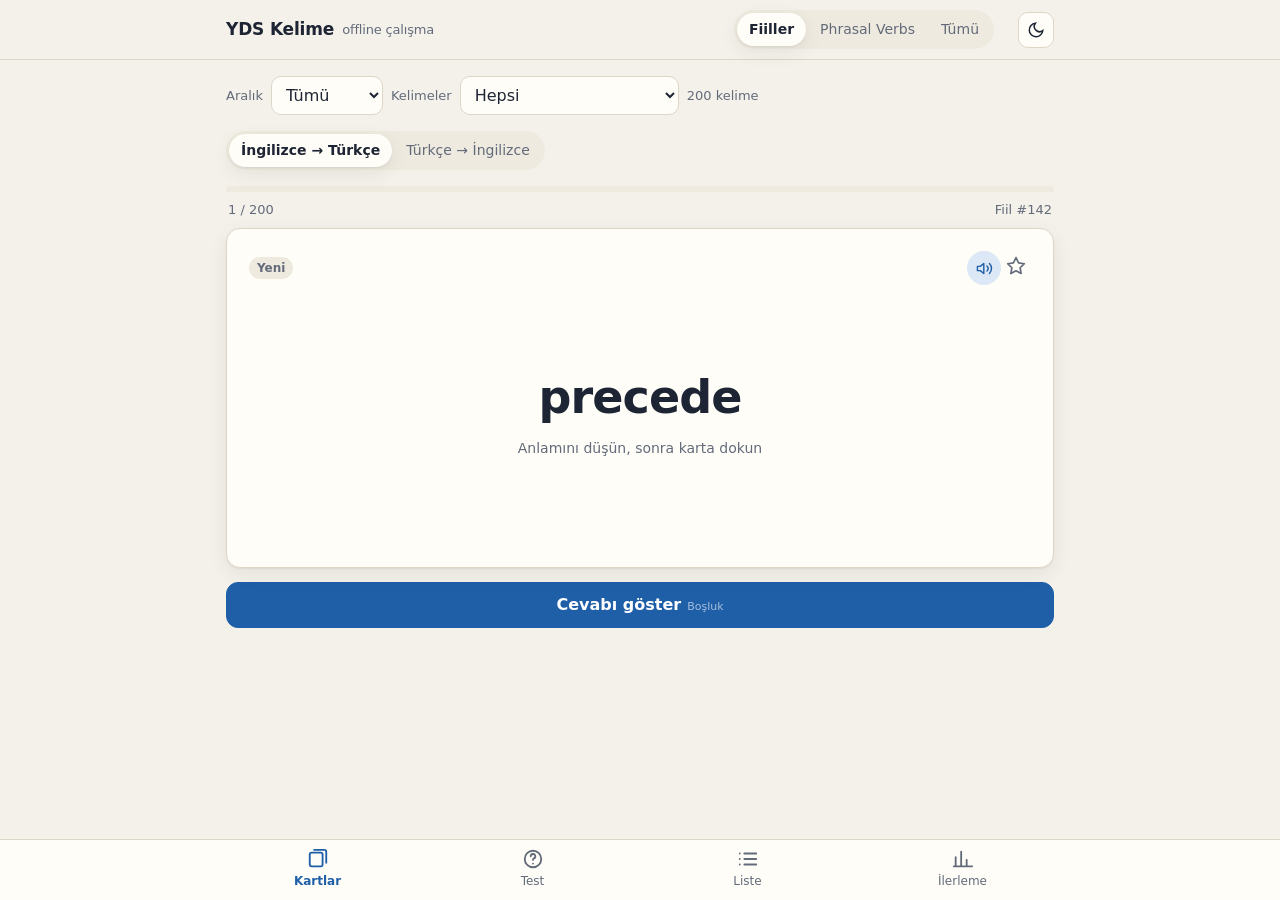
<file: kelime/index.html>
<!DOCTYPE html>
<html lang="tr">
<head>
<meta charset="UTF-8">
<meta name="viewport" content="width=device-width, initial-scale=1, viewport-fit=cover">
<meta name="theme-color" content="#1f3a5f">
<title>YDS Kelime Çalışma</title>
<link rel="manifest" href="manifest.json">
<link rel="icon" href="icon.svg" type="image/svg+xml">
<style>
:root{
  --bg:#f4f1ea; --surface:#fffdf8; --surface-2:#efeadf; --ink:#1d2433; --muted:#636b7a;
  --line:#ddd6c8; --accent:#1f5fa8; --accent-ink:#fff; --accent-soft:#dce8f6;
  --good:#1f8a5b; --good-soft:#d7f0e3; --bad:#c0392b; --bad-soft:#f8dcd8; --warn:#b7791f; --warn-soft:#f7ead2;
  --hl:#fff0b3; --shadow:0 1px 2px rgba(20,25,35,.06),0 6px 20px rgba(20,25,35,.07);
  --radius:14px;
}
@media (prefers-color-scheme: dark){
  :root:not([data-theme="light"]){
    --bg:#12151b; --surface:#1b2029; --surface-2:#232a35; --ink:#e7eaf0; --muted:#9aa3b2;
    --line:#2f3745; --accent:#6aa7ff; --accent-ink:#0d1420; --accent-soft:#1e2f48;
    --good:#4fcf91; --good-soft:#173a2a; --bad:#ff7a6b; --bad-soft:#40211e; --warn:#f0b452; --warn-soft:#3b2e17;
    --hl:#4a3f12; --shadow:0 1px 2px rgba(0,0,0,.3),0 6px 20px rgba(0,0,0,.25);
  }
}
:root[data-theme="dark"]{
  --bg:#12151b; --surface:#1b2029; --surface-2:#232a35; --ink:#e7eaf0; --muted:#9aa3b2;
  --line:#2f3745; --accent:#6aa7ff; --accent-ink:#0d1420; --accent-soft:#1e2f48;
  --good:#4fcf91; --good-soft:#173a2a; --bad:#ff7a6b; --bad-soft:#40211e; --warn:#f0b452; --warn-soft:#3b2e17;
  --hl:#4a3f12; --shadow:0 1px 2px rgba(0,0,0,.3),0 6px 20px rgba(0,0,0,.25);
}
*{box-sizing:border-box}
html,body{margin:0}
body{background:var(--bg);color:var(--ink);font:16px/1.5 system-ui,-apple-system,"Segoe UI",Roboto,"Helvetica Neue",Arial,sans-serif;-webkit-tap-highlight-color:transparent;min-height:100vh}
button,input,select{font:inherit;color:inherit}
.wrap{max-width:860px;margin:0 auto;padding:0 16px 96px}
header.top{position:sticky;top:env(safe-area-inset-top,0px);z-index:5;background:color-mix(in srgb,var(--bg) 88%,transparent);backdrop-filter:blur(8px);border-bottom:1px solid var(--line)}
.top-in{max-width:860px;margin:0 auto;padding:10px 16px;display:flex;align-items:center;gap:12px;flex-wrap:wrap}
.brand{font-weight:750;letter-spacing:-.01em;font-size:17px;margin-right:auto;display:flex;align-items:center;gap:8px}
.brand small{font-weight:500;color:var(--muted);font-size:13px}
.seg{display:inline-flex;background:var(--surface-2);border-radius:999px;padding:3px;gap:2px}
.seg button{border:0;background:transparent;padding:6px 12px;border-radius:999px;cursor:pointer;font-size:14px;color:var(--muted);white-space:nowrap}
.seg button.on{background:var(--surface);color:var(--ink);box-shadow:var(--shadow);font-weight:600}
.iconbtn{border:1px solid var(--line);background:var(--surface);border-radius:10px;width:36px;height:36px;display:inline-grid;place-items:center;cursor:pointer;flex:none}
.iconbtn svg{width:18px;height:18px}
nav.tabs{position:fixed;bottom:0;left:0;right:0;z-index:6;background:var(--surface);border-top:1px solid var(--line);padding-bottom:env(safe-area-inset-bottom)}
nav.tabs .in{max-width:860px;margin:0 auto;display:grid;grid-template-columns:repeat(4,1fr)}
nav.tabs button{border:0;background:none;padding:8px 4px 10px;display:flex;flex-direction:column;align-items:center;gap:2px;font-size:12px;color:var(--muted);cursor:pointer}
nav.tabs button svg{width:22px;height:22px}
nav.tabs button.on{color:var(--accent);font-weight:600}
.toolbar{display:flex;gap:8px;flex-wrap:wrap;align-items:center;margin:16px 0}
.toolbar label{font-size:13px;color:var(--muted)}
select,input[type=search],input[type=text]{background:var(--surface);border:1px solid var(--line);border-radius:10px;padding:8px 10px;min-height:38px}
input[type=search],input[type=text]{width:100%}
.card{background:var(--surface);border:1px solid var(--line);border-radius:var(--radius);box-shadow:var(--shadow)}
.btn{border:1px solid var(--line);background:var(--surface);border-radius:12px;padding:10px 16px;cursor:pointer;font-weight:600;min-height:44px}
.btn.primary{background:var(--accent);color:var(--accent-ink);border-color:var(--accent)}
.btn.good{background:var(--good-soft);border-color:transparent;color:var(--good)}
.btn.bad{background:var(--bad-soft);border-color:transparent;color:var(--bad)}
.btn.warn{background:var(--warn-soft);border-color:transparent;color:var(--warn)}
.btn:disabled{opacity:.5;cursor:default}
.kbd{font-size:11px;opacity:.6;font-weight:500;margin-left:6px}
.muted{color:var(--muted)}
.hidden{display:none!important}
mark{background:var(--hl);color:inherit;padding:0 2px;border-radius:3px}
h2{font-size:20px;margin:20px 0 8px;letter-spacing:-.01em}

/* flashcard */
.progressbar{height:6px;background:var(--surface-2);border-radius:999px;overflow:hidden}
.progressbar i{display:block;height:100%;background:var(--accent);width:0;transition:width .3s}
.fc-meta{display:flex;justify-content:space-between;font-size:13px;color:var(--muted);margin:8px 2px}
.flash{perspective:1400px;margin:8px 0 14px;cursor:pointer;user-select:none}
.flash-in{position:relative;min-height:340px;transition:transform .45s cubic-bezier(.2,.7,.2,1);transform-style:preserve-3d}
.flash.flipped .flash-in{transform:rotateY(180deg)}
.face{position:absolute;inset:0;backface-visibility:hidden;-webkit-backface-visibility:hidden;padding:22px;display:flex;flex-direction:column;overflow:auto}
.face.back{transform:rotateY(180deg)}
.front-word{margin:auto;text-align:center}
.front-word .w{font-size:clamp(30px,8vw,46px);font-weight:750;letter-spacing:-.02em;line-height:1.15}
.front-word .tr{font-size:clamp(20px,5vw,26px);font-weight:600;line-height:1.3}
.front-word .hint{margin-top:14px;color:var(--muted);font-size:14px}
.badge{display:inline-flex;align-items:center;gap:4px;font-size:12px;padding:2px 8px;border-radius:999px;background:var(--surface-2);color:var(--muted);font-weight:600}
.badge.b0{background:var(--surface-2)} .badge.b1,.badge.b2{background:var(--bad-soft);color:var(--bad)}
.badge.b3{background:var(--warn-soft);color:var(--warn)} .badge.b4,.badge.b5{background:var(--good-soft);color:var(--good)}
.face-top{display:flex;justify-content:space-between;align-items:center;gap:8px}
.back .w{font-size:26px;font-weight:750;letter-spacing:-.01em}
.field{margin-top:12px}
.field .lb{font-size:11px;text-transform:uppercase;letter-spacing:.08em;color:var(--muted);font-weight:700}
.field .v{margin-top:2px}
.field .v.big{font-size:19px;font-weight:600}
.ex{border-left:3px solid var(--accent);padding:4px 0 4px 12px}
.ex .tr{color:var(--muted);margin-top:4px;font-size:15px}
.speak{border:0;background:var(--accent-soft);color:var(--accent);border-radius:999px;width:34px;height:34px;display:inline-grid;place-items:center;cursor:pointer;flex:none}
.speak svg{width:17px;height:17px}
.star{border:0;background:none;cursor:pointer;color:var(--muted);padding:4px;display:inline-grid;place-items:center}
.star svg{width:22px;height:22px}
.star.on{color:#e0a100}
.rate{display:grid;grid-template-columns:repeat(3,1fr);gap:10px}
.done{text-align:center;padding:36px 20px}
.done .big{font-size:44px;font-weight:800}

/* quiz */
.q-prompt{padding:22px;margin:8px 0 14px}
.q-type{font-size:12px;text-transform:uppercase;letter-spacing:.08em;color:var(--accent);font-weight:700}
.q-text{font-size:clamp(22px,5.5vw,30px);font-weight:700;margin-top:6px;line-height:1.3}
.q-text.sent{font-size:clamp(17px,4.2vw,20px);font-weight:500;line-height:1.55}
.blank{display:inline-block;min-width:80px;border-bottom:2px solid var(--accent);color:var(--accent);font-weight:700;text-align:center}
.opts{display:grid;gap:10px}
.opt{text-align:left;border:1px solid var(--line);background:var(--surface);border-radius:12px;padding:14px 16px;cursor:pointer;min-height:52px;display:flex;gap:12px;align-items:center;font-size:16px}
.opt .k{flex:none;width:26px;height:26px;border-radius:8px;background:var(--surface-2);display:grid;place-items:center;font-size:13px;font-weight:700;color:var(--muted)}
.opt:hover:not(:disabled){border-color:var(--accent)}
.opt.right{background:var(--good-soft);border-color:var(--good)}
.opt.wrong{background:var(--bad-soft);border-color:var(--bad)}
.opt:disabled{cursor:default}
.feedback{margin-top:14px;padding:14px 16px}
.feedback.ok{border-color:var(--good)} .feedback.no{border-color:var(--bad)}
.typebox{display:flex;gap:8px}
.typebox input{font-size:18px}
.score-row{display:flex;gap:16px;justify-content:center;margin:16px 0;flex-wrap:wrap}
.score-row div{text-align:center}
.score-row b{display:block;font-size:28px}
.review-list{margin-top:12px}
.review-list .it{padding:10px 0;border-top:1px solid var(--line)}

/* list */
.list{display:grid;gap:10px}
.item{padding:14px 16px}
.item-h{display:flex;align-items:center;gap:8px}
.item-h .n{color:var(--muted);font-size:13px;min-width:30px;font-variant-numeric:tabular-nums}
.item-h .w{font-weight:700;font-size:18px}
.item-h .sp{margin-left:auto;display:flex;gap:4px;align-items:center}
.item .tr{font-weight:600;margin-top:2px}
.item .syn{color:var(--muted);font-size:14px}
.item details{margin-top:6px}
.item summary{cursor:pointer;color:var(--accent);font-size:14px}
.empty{text-align:center;color:var(--muted);padding:40px 0}

/* stats */
.stats-grid{display:grid;grid-template-columns:repeat(auto-fit,minmax(150px,1fr));gap:10px}
.stat{padding:16px}
.stat b{font-size:28px;display:block;line-height:1.1}
.stat span{font-size:13px;color:var(--muted)}
.boxes{display:flex;height:22px;border-radius:8px;overflow:hidden;margin:10px 0;background:var(--surface-2)}
.boxes i{display:block;height:100%}
.legend{display:flex;flex-wrap:wrap;gap:12px;font-size:13px;color:var(--muted)}
.legend span::before{content:"";display:inline-block;width:10px;height:10px;border-radius:3px;margin-right:5px;background:var(--c)}
.row-actions{display:flex;gap:8px;flex-wrap:wrap;margin-top:12px}
.help{font-size:14px;color:var(--muted)}
#saveInd{font-size:12px;color:var(--good);font-weight:600;opacity:0;transition:opacity .3s}
#saveInd.show{opacity:1}
.warnbox{margin-top:14px;padding:14px 16px;background:var(--warn-soft);border-color:var(--warn);font-size:14px}
.help li{margin:4px 0}
@media (max-width:620px){
  .brand small{display:none}
  .top-in{gap:8px}
  #deckSeg{order:3;width:100%}
  #deckSeg button{flex:1}
  #filterBar label{display:none}
  #filterBar select{flex:1;min-width:0}
  #countLbl{width:100%}
  #dirSeg{width:100%} #dirSeg button{flex:1;padding:6px 6px}
  .flash-in{min-height:400px}
  .kbd{display:none}
}
</style>
</head>
<body>
<header class="top">
  <div class="top-in">
    <div class="brand">YDS Kelime <small>offline çalışma</small></div>
    <div class="seg" id="deckSeg" role="tablist" aria-label="Liste seçimi">
      <button data-deck="v">Fiiller</button>
      <button data-deck="p">Phrasal Verbs</button>
      <button data-deck="all">Tümü</button>
    </div>
    <span id="saveInd" aria-live="polite"></span>
    <button class="iconbtn" id="themeBtn" title="Tema değiştir" aria-label="Tema değiştir">
      <svg viewBox="0 0 24 24" fill="none" stroke="currentColor" stroke-width="2" stroke-linecap="round"><path d="M21 12.8A9 9 0 1 1 11.2 3a7 7 0 0 0 9.8 9.8z"/></svg>
    </button>
  </div>
</header>

<main class="wrap">
  <div id="storeWarn" class="card warnbox hidden">
    <b>Bu tarayıcı ilerlemeyi kaydetmiyor.</b>
    Dosya bir önizleyicide, gizli sekmede ya da depolamanın kapalı olduğu bir uygulamada açılmış olabilir.
    Dosyayı Chrome, Safari veya Firefox ile doğrudan aç. O zamana kadar çıkmadan önce <b>İlerleme → İlerlemeyi dışa aktar</b> ile yedek al.
  </div>
  <!-- filter shared by study/quiz/list -->
  <div class="toolbar" id="filterBar">
    <label for="rangeSel">Aralık</label>
    <select id="rangeSel"></select>
    <label for="subsetSel">Kelimeler</label>
    <select id="subsetSel">
      <option value="all">Hepsi</option>
      <option value="new">Yeni (hiç çalışılmamış)</option>
      <option value="weak">Zayıf (kutu 0–2)</option>
      <option value="star">Yıldızlılar</option>
      <option value="notmastered">Öğrenilmemişler</option>
    </select>
    <span class="muted" id="countLbl" style="font-size:13px"></span>
  </div>

  <section id="view-study"></section>
  <section id="view-quiz" class="hidden"></section>
  <section id="view-list" class="hidden"></section>
  <section id="view-stats" class="hidden"></section>
</main>

<nav class="tabs">
  <div class="in">
    <button data-view="study" class="on"><svg viewBox="0 0 24 24" fill="none" stroke="currentColor" stroke-width="2" stroke-linejoin="round"><rect x="3" y="5" width="14" height="15" rx="2"/><path d="M7 2h12a2 2 0 0 1 2 2v13"/></svg>Kartlar</button>
    <button data-view="quiz"><svg viewBox="0 0 24 24" fill="none" stroke="currentColor" stroke-width="2" stroke-linecap="round"><circle cx="12" cy="12" r="9"/><path d="M9.5 9a2.5 2.5 0 1 1 3.5 2.3c-.7.3-1 .9-1 1.7M12 17h.01"/></svg>Test</button>
    <button data-view="list"><svg viewBox="0 0 24 24" fill="none" stroke="currentColor" stroke-width="2" stroke-linecap="round"><path d="M8 6h13M8 12h13M8 18h13M3 6h.01M3 12h.01M3 18h.01"/></svg>Liste</button>
    <button data-view="stats"><svg viewBox="0 0 24 24" fill="none" stroke="currentColor" stroke-width="2" stroke-linecap="round"><path d="M4 20V10M10 20V4M16 20v-7M22 20H2"/></svg>İlerleme</button>
  </div>
</nav>

<script>
const VERBS = [{"n":1,"w":"abandon","tr":"terk etmek; bırakmak, vazgeçmek","syn":"leave, desert; forsake, give up, quit","ex":"Faced with insurmountable evidence, the scientist was forced to **abandon** her long-held hypothesis.","extr":"Karşı konulmaz kanıtlarla yüzleşen bilim insanı, uzun zamandır savunduğu hipotezinden **vazgeçmek** zorunda kaldı."},{"n":2,"w":"accelerate","tr":"hızlandırmak, ivmelendirmek","syn":"speed up, expedite","ex":"The proliferation of digital technologies has dramatically **accelerated** the pace of cultural exchange and globalization.","extr":"Dijital teknolojilerin yaygınlaşması, kültürel alışverişin ve küreselleşmenin **hızını **önemli ölçüde **artırmıştır**."},{"n":3,"w":"accompany","tr":"eşlik etmek, beraberinde getirmek, birlikte olmak","syn":"escort, attend","ex":"Rapid economic growth in the region is often **accompanied** by significant social dislocation and environmental degradation.","extr":"Bölgedeki hızlı ekonomik büyüme, genellikle önemli sosyal düzensizlikler ve çevresel bozulmayla **birlikte gelmektedir**."},{"n":4,"w":"accumulate","tr":"biriktirmek, yığmak, birikmek","syn":"amass, gather, collect, pile up","ex":"Mercury vapour when inhaled is absorbed into the blood stream and may **accumulate** in various organs, including the brain.","extr":"Cıva buharı solunduğunda kan dolaşımına emilir ve beyin dahil çeşitli organlarda **birikebilir**."},{"n":5,"w":"achieve","tr":"başarmak, elde etmek, ulaşmak","syn":"attain, accomplish","ex":"The treaty represents a delicate compromise, **achieved** after years of arduous and often contentious negotiations.","extr":"Antlaşma, yıllar süren zahmetli ve genellikle tartışmalı müzakereler sonucunda **elde edilmiş** hassas bir uzlaşıyı temsil ediyor."},{"n":6,"w":"acknowledge","tr":"kabul etmek, onaylamak, (bir şeyi) fark ettiğini göstermek","syn":"recognize, admit, concede","ex":"While the report **acknowledges** the potential risks of the new technology, it argues that the benefits to public health far outweigh them.","extr":"Rapor, yeni teknolojinin potansiyel risklerini **kabul etmekle** birlikte, kamu sağlığına faydalarının bu riskleri fazlasıyla aştığını savunuyor."},{"n":7,"w":"acquire","tr":"edinmek, kazanmak, elde etmek, satın almak (şirket vb.)","syn":"obtain, gain","ex":"True fluency in a language involves more than just **acquiring** vocabulary; it requires an intuitive grasp of its cultural nuances.","extr":"Bir dilde gerçek akıcılık, yalnızca kelime dağarcığı **edinmekten** daha fazlasını içerir; o dilin kültürel inceliklerini sezgisel olarak kavramayı gerektirir."},{"n":8,"w":"administer","tr":"yönetmek, idare etmek; uygulamak (test/ilaç vb.), vermek","syn":"manage, execute; dispense","ex":"The effectiveness of a policy depends not only on its design but also on the capacity of institutions to **administer** it efficiently and equitably.","extr":"Bir politikanın etkinliği, yalnızca tasarımına değil, aynı zamanda onu verimli ve adil bir şekilde **uygulayacak** kurumların kapasitesine de bağlıdır."},{"n":9,"w":"admit","tr":"kabul etmek (suç/gerçek/hata); giriş izni vermek, içeri almak","syn":"confess, acknowledge, concede; grant entrance","ex":"The researchers were forced to **admit** that the initial hypothesis was flawed after analyzing the comprehensive data set.","extr":"Araştırmacılar, kapsamlı veri setini analiz ettikten sonra başlangıçtaki hipotezin kusurlu olduğunu **kabuletmek** zorunda kaldılar."},{"n":10,"w":"adopt","tr":"benimsemek, (yasa/karar vb.) kabul etmek; evlat edinmek","syn":"embrace, take on, approve","ex":"Companies slow to **adopt** sustainable practices may find themselves at a strategic disadvantage as both regulations and consumer preferences evolve.","extr":"Sürdürülebilir uygulamaları **benimsemekte** yavaş kalan şirketler, hem düzenlemeler hem de tüketici tercihleri geliştikçe kendilerini stratejik bir dezavantajda bulabilirler."},{"n":11,"w":"aggravate","tr":"kötüleştirmek, şiddetlendirmek, ağırlaştırmak","syn":"worsen, exacerbate, intensify, deepen, heighten","ex":"The government's inflammatory rhetoric served only to **aggravate** social tensions, pushing the fragile peace to its breaking point.","extr":"Hükümetin kışkırtıcı söylemi, yalnızca toplumsal gerilimleri **şiddetlendirdi** ve kırılgan barışı kopma noktasına getirdi."},{"n":12,"w":"alienate","tr":"yabancılaştırmak, uzaklaştırmak, soğutmak","syn":"estrange, disaffect","ex":"The leader's autocratic decisions began to **alienate** key allies, eroding the coalition's unity from within.","extr":"Liderin otokratik kararları, kilit müttefikleri **uzaklaştırarak** koalisyonun birliğini içten içe aşındırmaya başladı."},{"n":13,"w":"alleviate","tr":"hafifletmek, azaltmak, dindirmek","syn":"mitigate, ease, relieve, lessen","ex":"International aid was crucial to **alleviate** the immediate humanitarian crisis, though long-term solutions required structural reforms.","extr":"Uluslararası yardım, acil insani krizi **hafifletmek** için çok önemliydi; ancak uzun vadeli çözümler yapısal reformlar gerektiriyordu."},{"n":14,"w":"allocate","tr":"tahsis etmek, ayırmak, bölüştürmek","syn":"assign, allot, distribute","ex":"The committee must decide how to optimally **allocate** the limited research funds among the numerous promising proposals.","extr":"Komite, sınırlı araştırma fonlarını, birbirinden umut veren çok sayıda proje önerisi arasında nasıl en uygun şekilde **tahsis edeceğine** karar vermelidir."},{"n":15,"w":"alter","tr":"değiştirmek, başkalaştırmak, değişmek","syn":"change, modify, transform","ex":"The discovery fundamentally **altered** our understanding of the universe, challenging centuries- old scientific paradigms.","extr":"Bu keşif, evren anlayışımızı kökten **değiştirerek** yüzyıllık bilimsel paradigmalara meydan okudu."},{"n":16,"w":"apply","tr":"uygulamak; başvurmak; ilişkin olmak","syn":"implement, put into practice; pertain","ex":"The principles of behavioral economics can be **applied** to design more effective public policies that encourage desirable social outcomes.","extr":"Davranışsal ekonomi ilkeleri, arzu edilen toplumsal sonuçları teşvik eden daha etkili kamu politikaları tasarlamak için **uygulanabilir**."},{"n":17,"w":"appraise","tr":"değer biçmek, değerlendirmek","syn":"evaluate, assess, valuate, judge","ex":"The bank sent an expert to **appraise** the house before approving the loan.","extr":"Banka, krediyi onaylamadan önce eve **pahabiçmesi/değerini takdir etmesi** için bir uzman gönderdi."},{"n":18,"w":"appreciate","tr":"takdir etmek, değerini bilmek; anlamak; değer kazanmak","syn":"value, recognize, comprehend","ex":"To fully **appreciate** the complexity of the issue, one must consider the intricate interplay of economic, cultural, and geopolitical factors.","extr":"Konunun karmaşıklığını tam olarak **anlamak** için, ekonomik, kültürel ve jeopolitik faktörlerin karmaşık etkileşimini dikkate almak gerekir."},{"n":19,"w":"arise","tr":"ortaya çıkmak, doğmak, kaynaklanmak","syn":"emerge, originate, appear, stem (from)","ex":"New ethical dilemmas constantly **arise** from advancements in artificial intelligence, demanding continuous philosophical and legal scrutiny.","extr":"Yapay zekadaki ilerlemelerden sürekli olarak yeni etik ikilemler **doğmakta** ve bunlar sürekli felsefi ve hukuki inceleme gerektirmektedir."},{"n":20,"w":"assess","tr":"değerlendirmek, tahmin etmek (zarar/etki vb.), ölçmek","syn":"evaluate, gauge, appraise","ex":"It is difficult to **assess** the full impact of climate change on global biodiversity at this stage.","extr":"Bu aşamada, iklim değişikliğinin küresel biyoçeşitlilik üzerindeki tam etkisini **tahminetmek/değerlendirmek** zordur."},{"n":21,"w":"assign","tr":"atamak, görevlendirmek, tahsis etmek, belirlemek","syn":"allot, designate, allocate","ex":"The United Nations **assigned** a special envoy to handle the crisis.","extr":"Birleşmiş Milletler, krizle ilgilenmesi için özel bir temsilci **görevlendirdi**."},{"n":22,"w":"attain","tr":"elde etmek, ulaşmak, erişmek","syn":"achieve, reach, accomplish","ex":"Sustainable development goals can only be **attained** through a concerted global effort that prioritizes equity and long-term planning over short- term gains.","extr":"Sürdürülebilir kalkınma hedeflerine, ancak kısa vadeli kazançlar yerine eşitliği ve uzun vadeli planlamayı önceliklendiren ortaklaşa bir küresel çabayla **ulaşılabilir**."},{"n":23,"w":"avoid","tr":"kaçınmak, sakınmak, önlemek","syn":"evade, refrain; prevent","ex":"To **avoid** methodological pitfalls, the researchers implemented a double-blind peer review process for data analysis.","extr":"Araştırmacılar, metodolojik tuzaklardan **kaçınmak** için veri analizinde çift-kör bir hakem değerlendirme süreci uyguladı."},{"n":24,"w":"boost","tr":"artırmak, yükseltmek, canlandırmak, desteklemek","syn":"enhance, increase, stimulate, promote","ex":"The strategic partnership was designed to **boost** innovation by facilitating cross disciplinary collaboration and resource sharing.","extr":"Stratejik ortaklık, disiplinler arası işbirliğini ve kaynak paylaşımını kolaylaştırarak inovasyonu **artırmak** amacıyla tasarlandı."},{"n":25,"w":"borrow","tr":"ödünç almak, (dilden/ kültürden) alıntı yapmak","syn":"take on loan; adopt (from)","ex":"Many languages **borrow** technical terms from English, a phenomenon that reflects Anglo-American dominance in science and technology.","extr":"Birçok dil, İngilizceden teknik terimler **ödünç alır**; bu olgu, bilim ve teknolojideki Anglo-Amerikan hakimiyetini yansıtır."},{"n":26,"w":"capture","tr":"yakalamak, ele geçirmek, (dikkat/his) çekmek; yansıtmak","syn":"seize; embody, represent, catch","ex":"The novel brilliantly **captures** the zeitgeist of the post-war era, with its pervasive sense of anxiety and fragmented identities.","extr":"Roman, yaygın bir kaygı duygusu ve parçalanmış kimlikleriyle savaş sonrası dönemin zeitgeist'ını (dönem ruhunu) ustaca **yakalar/yansıtır**."},{"n":27,"w":"carry","tr":"taşımak, (sorumluluk/risk) üstlenmek","syn":"transport; bear","ex":"The title of 'world heritage site' **carries** with it not only prestige but also a significant burden of conservation and management responsibilities.","extr":"Dünya mirası alanı' unvanı, yalnızca prestij değil, aynı zamanda önemli bir koruma ve yönetim sorumluluğu yükü de **taşır**."},{"n":28,"w":"challenge","tr":"meydan okumak, sorgulamak, zorluğa sokmak","syn":"contest, question, dispute","ex":"Recent archaeological findings **challenge** the long held assumption that the civilization declined due to a single catastrophic event.","extr":"Yeni arkeolojik bulgular, uygarlığın tek bir felaket olayı nedeniyle çöktüğüne dair uzun süredir devam eden varsayıma **meydan okumaktadır**."},{"n":29,"w":"compile","tr":"derlemek, toplamak, bir araya getirmek","syn":"collect, assemble, gather, collate","ex":"The team spent months **compiling** a comprehensive dataset from disparate archives to ensure the statistical analysis was robust.","extr":"Ekip, istatistiksel analizin sağlam olmasını sağlamak için dağınık arşivlerden kapsamlı bir veri seti **derlemek** için aylar harcadı."},{"n":30,"w":"complain","tr":"şikayet etmek, yakınmak","syn":"protest, grumble","ex":"Critics **complain** that the proposed legislation, while well-intentioned, creates excessive bureaucratic red tape that could stifle economic initiative.","extr":"Eleştirmenler, önerilen mevzuatın iyi niyetli olmakla birlikte, ekonomik girişimi engelleyebilecek aşırı bürokratik engeller yarattığından **şikayet ediyor**."},{"n":31,"w":"comprehend","tr":"kavramak, anlamak, idrak etmek","syn":"understand, grasp","ex":"Students often fail to **comprehend** the underlying mathematical principles behind complex algorithms.","extr":"Öğrenciler genellikle karmaşık algoritmaların arkasında yatan temel matematiksel prensipleri **anlamakta/idrak etmekte** başarısız olurlar."},{"n":32,"w":"comprise","tr":"kapsamak, oluşmak, -den meydana gelmek","syn":"consist of, include, encompass","ex":"The committee **comprises** experts from a diverse range of disciplines, ensuring a holistic approach to the policy review.","extr":"Komite, politika incelemesine bütüncül bir yaklaşım sağlamak için çok çeşitli disiplinlerden gelen uzmanlar**dan oluşmaktadır**."},{"n":33,"w":"conceal","tr":"gizlemek, saklamak, örtmek","syn":"hide, obscure, disguise","ex":"The official report attempted to **conceal** the extent of the data breach, but investigative journalism soon uncovered the truth.","extr":"Resmi rapor, veri ihlalinin boyutunu **gizlemeye** çalıştı, ancak araştırmacı gazetecilik kısa sürede gerçeği ortaya çıkardı."},{"n":34,"w":"confront","tr":"yüzleşmek, karşı karşıya gelmek, üstüne gitmek","syn":"face, encounter, address","ex":"Societies must **confront** the legacy of historical injustices to achieve genuine reconciliation and build an equitable future.","extr":"Toplumlar, gerçek bir uzlaşı sağlamak ve adil bir gelecek inşa etmek için tarihsel haksızlıkların mirasıyla **yüzleşmelidir**."},{"n":35,"w":"constitute","tr":"oluşturmak, teşkil etmek, -den ibaret olmak","syn":"form, compose, represent","ex":"The rise in unemployment figures **constitutes** a serious threat to the economy.","extr":"İşsizlik rakamlarındaki artış, ekonomi için ciddi bir tehdit **teşkil ediyor**."},{"n":36,"w":"constrain","tr":"kısıtlamak, sınırlamak, zorlamak","syn":"restrict, limit, confine","ex":"Fiscal austerity measures severely **constrained** the government's ability to invest in social programs during the economic downturn.","extr":"Mali kemer sıkma önlemleri, ekonomik durgunluk döneminde hükümetin sosyal programlara yatırım yapma yeteneğini ciddi şekilde **kısıtladı**."},{"n":37,"w":"contact","tr":"temas kurmak, irtibata geçmek, ulaşmak","syn":"get in touch with, reach out to","ex":"Participants in the study were instructed not to **contact** each other during the experiment to prevent cross-contamination of data.","extr":"Çalışmaya katılanlara, verilerin birbirine karışmasını önlemek için deney sırasında birbirleriyle **temas kurmamaları** talimatı verildi."},{"n":38,"w":"contend","tr":"İddia etmek, savunmak; mücadele etmek","syn":"argue, assert; compete","ex":"Some scholars **contend** that the concept of the 'nation-state' is an outdated construct in an increasingly globalized and interconnected world.","extr":"Bazı akademisyenler, 'ulus-devlet' kavramının giderek küreselleşen ve birbirine bağlı bir dünyada modası geçmiş bir yapı olduğunu **iddia etmekted**ir."},{"n":39,"w":"contradict","tr":"çelişmek, aykırı olmak, yalanlamak","syn":"conflict with","ex":"The witness's testimony appeared to **contradict** the physical evidence, casting doubt on the sequence of events.","extr":"Tanığın ifadesi, fiziksel kanıtlarla **çelişiyor** gibiydi ve bu da olayların akışı hakkında şüphe uyandırdı."},{"n":40,"w":"convey","tr":"İletmek, aktarmak, ifade etmek, taşımak","syn":"communicate, express, transport","ex":"The artist's use of stark contrast and symbolism effectively **conveys** a profound sense of existential despair.","extr":"Sanatçının keskin kontrast ve sembolizm kullanımı, varoluşsal bir umutsuzluk hissini etkili bir şekilde **aktarıyor**."},{"n":41,"w":"cover","tr":"kapsamak, kaplamak; (haber) yapmak; (masraf) karşılamak","syn":"include, encompass; report on","ex":"The grant is designed to **cover** all research- related expenses, including fieldwork, equipment, and open-access publication fees.","extr":"Hibe, saha çalışması, ekipman ve açık erişim yayın ücretleri de dahil olmak üzere araştırma ile ilgili tüm masrafları **karşılayacak** şekilde tasarlanmıştır."},{"n":42,"w":"create","tr":"yaratmak, oluşturmak, meydana getirmek","syn":"generate, produce, establish","ex":"The treaty aimed to **create** a framework for international cooperation on cybersecurity, but it has been criticized for lacking enforcement mechanisms.","extr":"Antlaşma, siber güvenlik konusunda uluslararası işbirliği için bir çerçeve **oluşturmayı** amaçlıyordu, ancak yaptırım mekanizmalarından yoksun olduğu için eleştirildi."},{"n":43,"w":"defend","tr":"savunmak, korumak, müdafaa etmek","syn":"protect, safeguard","ex":"The philosopher's task is not merely to interpret ideas but to rigorously **defend** them against logical fallacies and counterarguments.","extr":"Filozofun görevi, yalnızca fikirleri yorumlamak değil, aynı zamanda onları mantık hatalarına ve karşı argümanlara karşı titizlikle **savunmaktır**."},{"n":44,"w":"defy","tr":"meydan okumak, karşı gelmek, baş eğmemek","syn":"resist, challenge, disobey","ex":"The experimental results **defy** conventional explanation, suggesting the existence of a previously unknown physical phenomenon.","extr":"Deneysel sonuçlar, geleneksel açıklamalara **meydan okuyarak** daha önce bilinmeyen bir fiziksel fenomenin varlığına işaret ediyor."},{"n":45,"w":"demand","tr":"talep etmek, istemek, gerektirmek","syn":"require, insist on, call for","ex":"The scale of modern cyber threats **demands** continuous adaptation of security protocols.","extr":"Modern siber tehditlerin ölçeği güvenlik protokollerinin sürekli uyarlanmasını **gerektirir**."},{"n":46,"w":"deny","tr":"reddetmek, yalanlamak, inkar etmek, (erişim/vize) vermemek","syn":"refute, reject, contradict","ex":"**Denying** individuals access to basic healthcare constitutes a violation of fundamental rights.","extr":"Bireylerin temel sağlık hizmetlerine erişimini **reddetmek** temel hakların ihlalini teşkil eder."},{"n":47,"w":"depict","tr":"betimlemek, tasvir etmek, göstermek","syn":"portray, illustrate, represent","ex":"The documentary powerfully **depicts** the human cost of the conflict, focusing on individual stories rather than geopolitical analysis.","extr":"Belgesel, çatışmanın insani bedelini jeopolitik analizlerden ziyade bireysel hikayelere odaklanarak güçlü bir şekilde **betimliyor**."},{"n":48,"w":"deplete","tr":"tüketmek, azaltmak, bitirmek","syn":"exhaust, drain, consume","ex":"Unsustainable fishing practices are rapidly **depleting** fish stocks, threatening both marine ecosystems and the livelihoods of coastal communities.","extr":"Sürdürülebilir olmayan balıkçılık uygulamaları, balık stoklarını hızla **tüketerek** hem deniz ekosistemlerini hem de kıyı topluluklarının geçim kaynaklarını tehdit ediyor."},{"n":49,"w":"destroy","tr":"yok etmek, tahrip etmek, imha etmek","syn":"demolish, ruin, annihilate","ex":"The leaked confidential files could **destroy** the company's reputation and expose it to significant legal liability.","extr":"Sızdırılan gizli dosyalar, şirketin itibarını **yokedebilir** ve onu önemli yasal sorumluluğa maruz bırakabilir."},{"n":50,"w":"destruct","tr":"(kendini) imha etmek, yok olmak","syn":"self-destruct, disintegrate","ex":"The missile is programmed to **destruct** automatically if it deviates from its pre-approved flight path, as a safety precaution.","extr":"Füze, bir güvenlik önlemi olarak, önceden onaylanmış uçuş yolundan saparsa otomatik olarak **kendini imha etmek** üzere programlanmıştır."},{"n":51,"w":"detect","tr":"tespit etmek, algılamak, farkına varmak","syn":"discover, identify, sense","ex":"Advanced spectroscopic analysis can **detect** trace amounts of organic compounds in Martian soil, providing clues about the planet's past habitability.","extr":"Gelişmiş spektroskopik analiz, Mars toprağındaki eser miktardaki organik bileşikleri **tespit edebilir** ve gezegenin geçmişteki yaşanabilirliği hakkında ipuçları sağlayabilir."},{"n":52,"w":"deter","tr":"caydırmak, vazgeçirmek, engellemek","syn":"discourage, prevent, dissuade","ex":"The primary purpose of severe penalties is to **deter** potential offenders, though their effectiveness as a long term crime reduction strategy is widely debated.","extr":"Ağır cezaların temel amacı potansiyel suçluları **caydırmak** olsa da, bunların uzun vadeli bir suç azaltma stratejisi olarak etkinliği geniş çapta tartışılmaktadır."},{"n":53,"w":"deteriorate","tr":"kötüleşmek, bozulmak, aşınmak","syn":"worsen, decline, degenerate","ex":"Without immediate intervention, diplomatic relations between the two nations could rapidly **deteriorate**, leading to a renewed cycle of hostility.","extr":"Acil müdahale olmadan, iki ulus arasındaki diplomatik ilişkiler hızla **kötüleşebilir** ve yeni bir düşmanlık döngüsüne yol açabilir."},{"n":54,"w":"determine","tr":"belirlemek, saptamak, kararlaştırmak","syn":"ascertain, decide, establish","ex":"Genetic markers can help **determine** an individual's predisposition to certain hereditary conditions, enabling proactive healthcare measures.","extr":"Genetik belirteçler, bir bireyin belirli kalıtsal durumlara yatkınlığını **belirlemeye** yardımcı olarak proaktif sağlık önlemlerini mümkün kılabilir."},{"n":55,"w":"diminish","tr":"azaltmak, küçültmek, zayıflatmak","syn":"reduce, decrease, lessen","ex":"The credibility of the institution was severely **diminished** by the scandal, eroding public trust that had taken decades to build.","extr":"Kurumun itibarı, skandal nedeniyle ciddi şekilde **zedelendi/azaldı** ve onlarca yılda inşa edilen kamu güvenini aşındırdı."},{"n":56,"w":"dispel","tr":"dağıtmak, gidermek, yok etmek (şüphe/yanlış inanç)","syn":"eliminate, scatter, dismiss","ex":"The primary goal of the public awareness campaign was to **dispel** widespread myths about vaccine safety using clear, evidence-based communication.","extr":"Kamuoyunu bilinçlendirme kampanyasının temel amacı, aşı güvenliği hakkındaki yaygın mitleri, açık ve kanıta dayalı iletişim kullanarak **gidermekti**."},{"n":57,"w":"disperse","tr":"dağıtmak, yaymak, serpmek","syn":"scatter, disseminate, spread","ex":"Police used non-lethal means to **disperse** the crowd after the protest was declared an unlawful assembly.","extr":"Polis, protesto yasa dışı bir toplantı ilan edildikten sonra kalabalığı **dağıtmak** için ölümcül olmayan araçlar kullandı."},{"n":58,"w":"display","tr":"sergilemek, göstermek, ortaya koymak","syn":"exhibit, show, demonstrate","ex":"Children exposed to chronic stress often **display** heightened emotional reactivity.","extr":"Kronik strese maruz kalan çocuklar sıklıkla artmış duygusal tepkisellik **sergiler**."},{"n":59,"w":"disrupt","tr":"aksatmak, bozmak, sekteye uğratmak","syn":"interrupt, disturb, upset","ex":"Emerging technologies have the potential to **disrupt** entire industries, rendering traditional business models obsolete.","extr":"Yeni teknolojiler, geleneksel iş modellerini geçersiz kılarak tüm endüstrileri **altüst etme** potansiyeline sahiptir."},{"n":60,"w":"dissolve","tr":"erimek, çözmek, çözülmek; dağıtmak, (parlamento/birlik) feshetmek","syn":"melt; terminate, disband","ex":"The coalition government was **dissolved** following the failure to reach a consensus on the critical budget bill, triggering a snap election.","extr":"Koalisyon hükümeti, kritik bütçe tasarısı üzerinde fikir birliğine varılamamasının ardından **feshedildi** ve erken seçimleri tetikledi."},{"n":61,"w":"distinguish","tr":"ayırt etmek, fark görmek, seçmek","syn":"differentiate, discern, set apart","ex":"A critical thinker must be able to **distinguish** between empirical evidence and mere anecdote or opinion.","extr":"Eleştirel bir düşünür, ampirik kanıt ile sadece anekdot veya görüş arasında **ayırım yapabilmelidir**."},{"n":62,"w":"distribute","tr":"dağıtmak, paylaştırmak, bölüştürmek","syn":"disperse, allot","ex":"The challenge lies not only in producing enough vaccines but also in creating a logistical network to equitably **distribute** them globally.","extr":"Zorluk, yalnızca yeterli aşı üretmekte değil, aynı zamanda onları küresel olarak adil bir şekilde **dağıtmak** için lojistik bir ağ oluşturmaktadır."},{"n":63,"w":"disturb","tr":"rahatsız etmek, bozmak, altüst etmek","syn":"disrupt, bother, upset","ex":"Sleep deprivation **disturbs** cognitive functioning and decision-making processes.","extr":"Uykusuzluk bilişsel işlevleri ve karar verme süreçlerini **bozar**."},{"n":64,"w":"earn","tr":"kazanmak, kazandırmak, elde etmek","syn":"gain, deserve, obtain","ex":"Her groundbreaking research on neural plasticity has **earned** her the respect of peers and several prestigious awards.","extr":"Nöral plastisite üzerine yaptığı çığır açıcı araştırma, ona meslektaşlarının saygısını ve birkaç prestijli ödül **kazandırdı**."},{"n":65,"w":"elaborate","tr":"ayrıntılandırmak, detaylandırmak, üzerinde durmak","syn":"expand on","ex":"The author uses the first chapter to **elaborate** on the methodological framework that will underpin the entire analysis.","extr":"Yazar, tüm analizin altında yatan metodolojik çerçeveyi **ayrıntılandırmak** için ilk bölümü kullanıyor."},{"n":66,"w":"eliminate","tr":"ortadan kaldırmak, elemek, yok etmek","syn":"eradicate, remove, abolish","ex":"The new protocol aims to **eliminate** systemic bias from the hiring process through structured interviews and blind portfolio reviews.","extr":"Yeni protokol, yapılandırılmış mülakatlar ve kör portföy incelemeleri yoluyla işe alım sürecindeki sistematik önyargıyı **ortadan kaldırmayı** amaçlıyor."},{"n":67,"w":"elucidate","tr":"açıklamak, aydınlatmak, netleştirmek","syn":"clarify, explain, illuminate","ex":"The professor used a series of complex diagrams to **elucidate** the intricate biochemical pathways involved in cellular respiration.","extr":"Profesör, hücresel solunumda yer alan karmaşık biyokimyasal yolları **aydınlatmak** için bir dizi karmaşık diyagram kullandı."},{"n":68,"w":"embody","tr":"somutlaştırmak, cisimlendirmek, kişileştirmek","syn":"personify, represent","ex":"Modern smartphones **embody** the convergence of communication, computing, and entertainment technologies.","extr":"Modern akıllı telefonlar iletişim, bilişim ve eğlence teknolojilerinin birleşimini **somutlaştırır**."},{"n":69,"w":"embrace","tr":"benimsemek, kucaklamak, içine almak","syn":"adopt, welcome, encompass","ex":"Companies that **embrace** diversity and inclusion tend to be more innovative and resilient in the face of market changes.","extr":"Çeşitliliği ve kapsayıcılığı **benimseyen** şirketler, pazar değişiklikleri karşısında daha yenilikçi ve dayanıklı olma eğilimindedir."},{"n":70,"w":"emerge","tr":"ortaya çıkmak, belirmek, meydana gelmek","syn":"appear, arise, come forth","ex":"A clear pattern began to **emerge** from the data, suggesting a strong correlation between investment in early education and long-term economic mobility.","extr":"Verilerden, erken eğitime yapılan yatırım ile uzun vadeli ekonomik hareketlilik arasında güçlü bir korelasyon olduğunu gösteren net bir model **ortayaçıkmaya** başladı."},{"n":71,"w":"enact","tr":"yürürlüğe koymak, çıkarmak (kanun), oynamak (rol)","syn":"implement, pass, legislate","ex":"The parliament voted to **enact** stricter environmental regulations, signaling a major shift in the country's climate policy.","extr":"Parlamento, ülkenin iklim politikasında büyük bir değişimin sinyalini vererek daha katı çevre düzenlemelerini **yürürlüğe koymak** için oy kullandı."},{"n":72,"w":"encompass","tr":"kapsamak, içermek, kuşatmak","syn":"include, comprise, embrace","ex":"The term 'digital humanities' **encompasses** a wide range of interdisciplinary practices that apply computational tools to traditional humanistic inquiry.","extr":"Dijital beşeri bilimler' terimi, geleneksel beşeri bilim araştırmalarına hesaplamalı araçlar uygulayan çok çeşitli disiplinler arası uygulamaları **kapsar**."},{"n":73,"w":"endorse","tr":"onaylamak, desteklemek, arka çıkmak","syn":"support, approve, advocate for","ex":"The influential journal's decision to **endorse** the study's findings lent them significant credibility within the academic community.","extr":"Etkili derginin, çalışmanın bulgularını **onaylama** kararı, onlara akademik camiada önemli bir güvenilirlik kazandırdı."},{"n":74,"w":"enforce","tr":"uygulamak (kanun), yürütmek, zorla kabul ettirmek","syn":"implement, impose, administer","ex":"A law is only as effective as the institutional capacity to **enforce** it consistently and without bias.","extr":"Bir yasa, onu tutarlı ve önyargısız bir şekilde **uygulayacak** kurumsal kapasite kadar etkilidir."},{"n":75,"w":"engage","tr":"ilgisini çekmek, bağlamak, dahil etmek; meşgul etmek","syn":"involve, participate, occupy","ex":"Governments must **engage** citizens in decision- making processes to strengthen democratic legitimacy.","extr":"Hükümetler demokratik meşruiyeti güçlendirmek için vatandaşları karar alma süreçlerine **dâhiletmelidir**."},{"n":76,"w":"enhance","tr":"geliştirmek, artırmak, iyileştirmek","syn":"improve, boost, augment","ex":"Strategic public investment in infrastructure is proven to **enhance** long-term economic productivity and regional competitiveness.","extr":"Altyapıya yapılan stratejik kamu yatırımının, uzun vadeli ekonomik verimliliği ve bölgesel rekabet gücünü **artırdığı** kanıtlanmıştır."},{"n":77,"w":"ensure","tr":"sağlamak, garantiye almak, temin etmek","syn":"guarantee, secure, make certain","ex":"Rigorous peer-review processes are essential to **ensure** the integrity and reliability of published scientific research.","extr":"Katı hakem değerlendirme süreçleri, yayınlanan bilimsel araştırmaların bütünlüğünü ve güvenilirliğini **sağlamak** için esastır."},{"n":78,"w":"eradicate","tr":"kökünden kazımak, yok etmek, ortadan kaldırmak","syn":"eliminate, annihilate, wipe out","ex":"Global health initiatives have made significant progress toward the goal to **eradicate** polio, though the final stages present unique logistical challenges.","extr":"Küresel sağlık girişimleri, çocuk felcini **kökündenkazıma** hedefinde önemli ilerleme kaydetmiştir, ancak son aşamalar benzersiz lojistik zorluklar sunmaktadır."},{"n":79,"w":"estimate","tr":"tahmin etmek, değer biçmek, kestirmek","syn":"approximate, gauge, assess","ex":"Economists **estimate** the potential economic fallout from the trade dispute to be in the range of several percentage points of GDP.","extr":"Ekonomistler, ticaret anlaşmazlığının potansiyel ekonomik etkisini, GSYİH'nın birkaç puanlık aralığında olacak şekilde **tahmin ediyor**."},{"n":80,"w":"evaluate","tr":"değerlendirmek, incelemek, ölçmek","syn":"assess, appraise, judge","ex":"The board will **evaluate** the CEO's performance based on a comprehensive set of metrics, including financial results, innovation, and employee satisfaction.","extr":"Yönetim kurulu, CEO'nun performansını, finansal sonuçlar, inovasyon ve çalışan memnuniyeti dahil olmak üzere kapsamlı bir metrik setine göre **değerlendirecek**."},{"n":81,"w":"examine","tr":"incelemek, muayene etmek, araştırmak","syn":"inspect, scrutinize, analyze","ex":"The study will **examine** the long-term effects of social media usage on adolescent mental health.","extr":"Çalışma, sosyal medya kullanımının ergen ruh sağlığı üzerindeki uzun vadeli etkilerini **inceleyecek**."},{"n":82,"w":"exceed","tr":"aşmak, geçmek, üstüne çıkmak","syn":"surpass, outstrip, transcend","ex":"Companies that **exceed** legally permitted emission limits face substantial financial penalties.","extr":"Yasal olarak izin verilen emisyon sınırlarını **aşan** şirketler ciddi mali yaptırımlarla karşı karşıya kalır."},{"n":83,"w":"exclude","tr":"hariç tutmak, dışlamak, dahil etmemek","syn":"omit, leave out, bar","ex":"Historians caution against studies that **exclude** the perspectives of marginalized groups, as they risk producing a distorted historical narrative.","extr":"Tarihçiler, marjinal grupların bakış açılarını **dışlayan** çalışmalara karşı uyarıyor, çünkü bunlar çarpık bir tarihsel anlatı üretme riski taşıyor."},{"n":84,"w":"execute","tr":"uygulamak, yerine getirmek, infaz etmek","syn":"carry out, implement, perform","ex":"The success of the strategic plan hinges on the organization's ability to **execute** it with precision and adapt to unforeseen challenges.","extr":"Stratejik planın başarısı, organizasyonun onu hassasiyetle **uygulama** ve öngörülemeyen zorluklara uyum sağlama yeteneğine bağlıdır."},{"n":85,"w":"exert","tr":"uygulamak (kuvvet/baskı), sarf etmek (çaba), göstermek (etki)","syn":"apply, exercise, wield","ex":"Superpowers **exert** considerable influence over global economic institutions, often shaping rules to favor their own interests.","extr":"Süper güçler, genellikle kuralları kendi çıkarları doğrultusunda şekillendirerek küresel ekonomik kurumlar üzerinde önemli bir etki **uygularlar**."},{"n":86,"w":"expand","tr":"genişletmek, büyütmek, yaymak","syn":"enlarge, extend, amplify","ex":"The company aims to **expand** its market share by leveraging data analytics to personalize customer experiences at an unprecedented scale.","extr":"Şirket, müşteri deneyimlerini benzeri görülmemiş bir ölçekte kişiselleştirmek için veri analitiğinden yararlanarak pazar payını **genişletmeyi** amaçlıyor."},{"n":87,"w":"exploit","tr":"sömürmek; istismar etmek; (fırsat/kaynak) azami derecede kullanmak","syn":"take advantage of, utilize, harness","ex":"Some plants **exploit** symbiotic relationships with fungi to obtain more nutrients and water from the soil.","extr":"Bazı bitkiler, topraktan daha fazla besin ve su almak için mantarlarla olan simbiyotik ilişkilerden **yararlanır**."},{"n":88,"w":"expose","tr":"açığa çıkarmak, maruz bırakmak, teşhir etmek","syn":"reveal, uncover, subject","ex":"The documentary aims to **expose** the hidden environmental costs of fast fashion, such as water pollution and waste.","extr":"Belgesel, hızlı modanın su kirliliği ve atık gibi gizli çevresel maliyetlerini **açığa çıkarmayı** amaçlıyor."},{"n":89,"w":"facilitate","tr":"kolaylaştırmak, aracılık etmek, olanak sağlamak","syn":"ease, enable, promote","ex":"Digital platforms **facilitate** instantaneous global communication but also raise complex questions about data privacy and misinformation.","extr":"Dijital platformlar, anlık küresel iletişimi **kolaylaştırır** ancak aynı zamanda veri gizliliği ve dezenformasyon hakkında karmaşık soruları da gündeme getirir."},{"n":90,"w":"fail","tr":"başarısız olmak, bozulmak, yapmamak (görev), iflas etmek","syn":"be unsuccessful, break down, neglect","ex":"The state is argued to have **failed** in its most basic duty when it cannot protect its citizens from widespread violence and lawlessness.","extr":"Devletin, vatandaşlarını yaygın şiddet ve kanunsuzluktan koruyamadığında en temel görevinde **başarısız olduğu** ileri sürülmektedir."},{"n":91,"w":"foresee","tr":"öngörmek, önceden görmek, tahmin etmek","syn":"predict, anticipate, envisage","ex":"Good urban planners try to **foresee** future transportation needs and design cities accordingly","extr":"İyi şehir plancıları, geleceğin ulaşım ihtiyaçlarını **önceden görmeye** ve şehirleri buna göre tasarlamaya çalışır."},{"n":92,"w":"fortify","tr":"güçlendirmek, tahkim etmek, takviye etmek","syn":"strengthen, reinforce, bolster","ex":"The country moved to **fortify** its cyber defenses in response to an escalating series of state-sponsored attacks on critical infrastructure.","extr":"Ülke, kritik altyapıya yönelik devlet destekli saldırıların artan sayısına karşılık olarak siber savunmalarını **güçlendirmek** için harekete geçti."},{"n":93,"w":"foster","tr":"teşvik etmek, geliştirmek, beslemek; evlat edinmek","syn":"encourage, promote, nurture","ex":"A supportive home environment can **foster** a child's emotional resilience and self-confidence.","extr":"Destekleyici bir ev ortamı, bir çocuğun duygusal dayanıklılığını ve özgüvenini **geliştirebilir**."},{"n":94,"w":"found","tr":"kurmak, temelini atmak, dayandırmak","syn":"establish, institute, base","ex":"Einstein's theory of relativity **is founded on** the principle that the laws of physics are the same for all observers.","extr":"Einstein'ın görelilik teorisi, fizik yasalarının tüm gözlemciler için aynı olduğu ilkesi **üzerine kuruludur**."},{"n":95,"w":"fulfil","tr":"yerine getirmek (söz/vaad), tatmin etmek, karşılamak (şart)","syn":"accomplish, satisfy, meet","ex":"The new policy package aims to **fulfil** the government's dual promises of economic stimulus and environmental sustainability.","extr":"Yeni politika paketi, hükümetin ekonomik teşvik ve çevresel sürdürülebilirlik vaatlerini **yerinegetirmeyi** amaçlıyor."},{"n":96,"w":"glide","tr":"süzülmek, kaymak, zahmetsizce hareket etmek","syn":"slide, drift","ex":"Certain birds, like albatrosses, can **glide** for hours over the ocean without flapping their wings, using air currents to stay aloft.","extr":"Albatros gibi bazı kuşlar, havada kalmak için hava akımlarını kullanarak, kanatlarını çırpmadan okyanus üzerinde saatlerce **süzülebilir**."},{"n":97,"w":"halt","tr":"durdurmak, son vermek, durmak","syn":"stop, cease, arrest","ex":"Economic sanctions were imposed to **halt** the country's illegal trade activities and force diplomatic negotiations.","extr":"Ülkenin yasa dışı ticaret faaliyetlerini **sonaerdirmek** ve diplomatik müzakereleri zorlamak için ekonomik yaptırımlar uygulandı."},{"n":98,"w":"hamper","tr":"engel olmak, aksatmak, zorlaştırmak","syn":"hinder, impede, obstruct","ex":"The research was severely **hampered** by a lack of access to primary sources, which remained classified for national security reasons.","extr":"Araştırma, ulusal güvenlik gerekçesiyle gizli kalan birincil kaynaklara erişim eksikliği nedeniyle ciddi şekilde **aksatıldı**."},{"n":99,"w":"handle","tr":"ele almak, idare etmek, başa çıkmak, işlemek","syn":"manage, deal with, cope with","ex":"The crisis revealed whether institutions were robust enough to **handle** a simultaneous shock to both public health and the global economy.","extr":"Kriz, kurumların hem kamu sağlığına hem de küresel ekonomiye yönelik eşzamanlı bir şokla **başaçıkmaya** yetecek kadar sağlam olup olmadığını ortaya çıkardı."},{"n":100,"w":"harvest","tr":"hasat etmek, toplamak, (veri/bilgi) elde etmek","syn":"reap, gather, collect","ex":"Modern agriculture uses sensors and AI to optimize irrigation and precisely **harvest** crops, maximizing yield while conserving resources.","extr":"Modern tarım, sulamayı optimize etmek ve ürünleri tam olarak **hasat etmek** için sensörler ve yapay zeka kullanarak kaynakları korurken verimi en üst düzeye çıkarıyor."},{"n":101,"w":"highlight","tr":"vurgulamak, öne çıkarmak, altını çizmek","syn":"emphasize, underscore, spotlight","ex":"The recent study's findings **highlight** the critical link between sleep quality and cognitive performance in adults.","extr":"Yakın zamandaki araştırmanın bulguları, yetişkinlerde uyku kalitesi ile bilişsel performans arasındaki kritik bağlantıyı **vurgulamaktadır**."},{"n":102,"w":"hinder","tr":"engel olmak, yavaşlatmak, aksatmak","syn":"impede, hamper, obstruct","ex":"Bureaucratic inertia and complex regulatory frameworks can significantly **hinder** innovation in emerging technological sectors.","extr":"Bürokratik atalet ve karmaşık düzenleyici çerçeveler, gelişmekte olan teknolojik sektörlerdeki inovasyonu önemli ölçüde **engelleyebilir**."},{"n":103,"w":"identify","tr":"tanımlamak, tespit etmek, belirlemek, özdeşleştirmek","syn":"recognize, pinpoint, ascertain","ex":"Researchers were able to **identify** a specific genetic marker that is strongly correlated with increased resilience to neurodegenerative diseases.","extr":"Araştırmacılar, nörodejeneratif hastalıklara karşı artan dirençle güçlü bir şekilde ilişkilendirilen spesifik bir genetik belirteç **tespit edebildiler**."},{"n":104,"w":"impact","tr":"etkilemek, etki yapmak; çarpmak","syn":"affect, influence; hit","ex":"Policymakers are struggling to assess how automation will **impact** employment patterns and social stability in the coming decades.","extr":"Politika yapıcılar, otomasyonun önümüzdeki on yıllarda istihdam modellerini ve sosyal istikrarı nasıl **etkileyeceğini** değerlendirmekte zorlanıyor."},{"n":105,"w":"impair","tr":"zayıflatmak, bozmak, engellemek","syn":"weaken, diminish, hinder","ex":"Chronic sleep deprivation can severely **impair** cognitive function, including memory consolidation and decision-making abilities.","extr":"Kronik uyku yoksunluğu, hafıza birleştirme ve karar verme yetenekleri de dahil olmak üzere bilişsel işlevi ciddi şekilde **bozabilir**."},{"n":106,"w":"imply","tr":"ima etmek, anlamına gelmek","syn":"suggest, indicate, hint","ex":"The unusual orbit of the object **implies** the existence of a previously unknown gravitational influence, possibly a hidden planet.","extr":"Cismin olağandışı yörüngesi, daha önce bilinmeyen bir kütleçekimsel etkinin, muhtemelen gizli bir gezegenin varlığını **göstermektedir**."},{"n":107,"w":"impose","tr":"dayatmak, yüklemek, zorla kabul ettirmek, (yaptırım) uygulamak","syn":"enforce, inflict","ex":"The central bank may **impose** capital controls to stabilize the national currency and prevent a sudden flight of foreign investment.","extr":"Merkez bankası, ulusal para birimini istikrara kavuşturmak ve yabancı yatırımın ani bir şekilde çekilmesini önlemek için sermaye kontrolleri **dayatabilir**."},{"n":108,"w":"indicate","tr":"işaret etmek, göstermek, belirtmek","syn":"show, signal, point to","ex":"Early polling data **indicates** a significant shift in public opinion, though it remains volatile ahead of the election.","extr":"Erken anket verileri, kamuoyunda önemli bir değişime **işaret etse** de, bu değişim seçim öncesinde değişkenliğini koruyor."},{"n":109,"w":"induce","tr":"neden olmak, yol açmak, başlatmak; ikna ederek sağlamak","syn":"cause, bring about, prompt","ex":"Certain medications can **induce** drowsiness as a side effect, so patients are advised not to drive after taking them.","extr":"Bazı ilaçlar yan etki olarak uyku hali **tetikleyebilir**, bu nedenle hastaların bu ilaçları aldıktan sonra araç kullanmamaları önerilir."},{"n":110,"w":"infiltrate","tr":"sızmak, içine nüfuz etmek, arasına karışmak","syn":"penetrate, permeate","ex":"Counter-intelligence agencies work to prevent hostile actors from attempting to **infiltrate** critical government networks and steal sensitive data.","extr":"Karşı istihbarat ajansları, düşman aktörlerin kritik devlet ağlarına **sızıp** hassas verileri çalmaya çalışmasını önlemek için çalışır."},{"n":111,"w":"initiate","tr":"başlatmak, başlatan olmak, girişimde bulunmak","syn":"begin, commence, start","ex":"The university plans to **initiate** a multidisciplinary research program to explore the ethical dimensions of artificial general intelligence.","extr":"Üniversite, yapay genel zekanın etik boyutlarını araştırmak için disiplinler arası bir araştırma programı **başlatmayı** planlıyor."},{"n":112,"w":"inquire","tr":"sormak, soruşturmak, araştırmak","syn":"ask, investigate, query","ex":"The committee has the authority to **inquire into** allegations of misconduct and recommend appropriate disciplinary actions.","extr":"Komitenin, yolsuzluk iddialarını **soruşturma** ve uygun disiplin eylemlerini tavsiye etme yetkisi vardır."},{"n":113,"w":"install","tr":"kurmak, monte etmek, yerleştirmek, (makamına) getirmek","syn":"set up, establish; inaugurate","ex":"The new government's first action was to **install** a technocratic cabinet to address the severe economic crisis.","extr":"Yeni hükümetin ilk eylemi, ağır ekonomik krizle başa çıkmak için teknokratik bir kabineyi **görevegetirmek** oldu."},{"n":114,"w":"interpret","tr":"yorumlamak, anlam vermek; çevirmek, tercüme etmek (sözlü olarak)","syn":"explain; translate","ex":"Historians often debate how to **interpret** archival silence—the absence of evidence about certain groups or events.","extr":"Tarihçiler, arşiv sessizliğini—belirli gruplar veya olaylar hakkında kanıt eksikliğini—nasıl **yorumlayacaklarını** sık sık tartışırlar."},{"n":115,"w":"interrupt","tr":"yarıda kesmek, sözünü kesmek, aksatmak","syn":"disrupt, cut off, break off","ex":"Construction activities near the nesting site can **interrupt** the birds' breeding cycle and reduce their population.","extr":"Yuvalama alanı yakınındaki inşaat faaliyetleri, kuşların üreme döngüsünü **bölebilir** ve popülasyonlarını azaltabilir."},{"n":116,"w":"jeopardise","tr":"tehlikeye atmak, riske sokmak","syn":"endanger, imperil, threaten","ex":"Revealing the source's identity would **jeopardise** not only the ongoing investigation but also the safety of individuals involved.","extr":"Kaynağın kimliğini açığa çıkarmak, yalnızca devam eden soruşturmayı değil, aynı zamanda ilgili kişilerin güvenliğini de **tehlikeye atar**."},{"n":117,"w":"justify","tr":"haklı çıkarmak, mazeret göstermek, gerekçelendirmek","syn":"explain, defend, rationalize","ex":"The potential economic benefits of the mining project do not **justify** the irreversible damage it would cause to the ecosystem.","extr":"Maden projesinin potansiyel ekonomik faydaları, ekosisteme vereceği geri dönüşü olmayan zararı **haklıçıkarmamaktadır**."},{"n":118,"w":"launch","tr":"başlatmak; piyasaya sürmek; fırlatmak (roket vb.)","syn":"initiate, introduce, commence","ex":"The company is preparing to **launch** a bold new initiative that aims to make its entire supply chain carbon-neutral within a decade.","extr":"Şirket, tüm tedarik zincirini bir on yıl içinde karbon nötr hale getirmeyi amaçlayan cesur bir yeni girişimi **başlatmaya** hazırlanıyor."},{"n":119,"w":"lessen","tr":"azaltmak, hafifletmek, küçültmek","syn":"reduce, diminish, decrease","ex":"Diplomatic engagement is crucial to **lessen** regional tensions and prevent the conflict from escalating into a wider war.","extr":"Diplomatik angajman, bölgesel gerilimleri **azaltmak** ve çatışmanın daha geniş bir savaşa dönüşmesini önlemek için çok önemlidir."},{"n":120,"w":"maintain","tr":"sürdürmek, korumak, devam ettirmek; bakımını yapmak","syn":"sustain, preserve","ex":"A key challenge for democracies is to **maintain** a balance between national security imperatives and the protection of civil liberties.","extr":"Demokrasiler için önemli bir zorluk, ulusal güvenlik gereklilikleri ile sivil özgürlüklerin korunması arasında bir denge **korumaktır**."},{"n":121,"w":"measure","tr":"ölçmek, değerlendirmek; bir ölçüde olmak","syn":"gauge, assess, quantify","ex":"It is difficult to **measure** the true cultural impact of a social movement, as its influence often permeates society in subtle and diffuse ways.","extr":"Bir sosyal hareketin gerçek kültürel etkisini **ölçmek** zordur, çünkü etkisi genellikle topluma incelikli ve yayılmış şekillerde nüfuz eder."},{"n":122,"w":"mitigate","tr":"hafifletmek, yumuşatmak, etkisini azaltmak","syn":"alleviate, lessen, moderate","ex":"Investing in coastal resilience infrastructure is essential to **mitigate** the effects of rising sea levels and increasingly severe storms.","extr":"Yükselen deniz seviyelerinin ve giderek şiddetlenen fırtınaların etkilerini **hafifletmek** için kıyı dayanıklılık altyapısına yatırım yapmak esastır."},{"n":123,"w":"navigate","tr":"yön bulmak, yönlendirmek, başarıyla ilerlemek","syn":"steer, manoeuvre","ex":"Modern autonomous vehicles use a combination of sensors and GPS to **navigate** through complex urban environments without human input.","extr":"Modern otonom araçlar, insan müdahalesi olmadan karmaşık kentsel ortamlarda **yön bulmak** için sensörler ve GPS kombinasyonunu kullanır."},{"n":124,"w":"necessitate","tr":"gerektirmek, zorunlu kılmak","syn":"require, demand, call for, compel","ex":"The sheer scale of the humanitarian crisis may **necessitate** an unprecedented level of international cooperation and resource mobilization.","extr":"İnsani krizin salt büyüklüğü, benzeri görülmemiş bir uluslararası işbirliği ve kaynak seferberliği düzeyini **gerektirebilir**."},{"n":125,"w":"neglect","tr":"ihmal etmek, göz ardı etmek, bakmamak","syn":"ignore, disregard, overlook","ex":"Patients with certain eating disorders may **neglect** their nutritional needs, resulting in severe vitamin deficiencies and long-term health complications.","extr":"Bazı yeme bozukluğu olan hastalar, beslenme ihtiyaçlarını **ihmal edebilir** ve bu da ciddi vitamin eksikliklerine ve uzun vadeli sağlık sorunlarına yol açabilir."},{"n":126,"w":"nurture","tr":"beslemek, geliştirmek, yetiştirmek","syn":"foster, cultivate, encourage","ex":"Specialized programs in schools aim to **nurture** gifted students' talents and help them reach their full academic potential.","extr":"Okullardaki özel programlar, üstün yetenekli öğrencilerin yeteneklerini **beslemeyi** ve onların tam akademik potansiyellerine ulaşmalarına yardımcı olmayı amaçlar."},{"n":127,"w":"obstruct","tr":"engel olmak, tıkamak, engellemek","syn":"block, impede, hinder","ex":"Political polarization can **obstruct** the legislative process, leading to gridlock even on issues with broad public support.","extr":"Politik kutuplaşma, geniş kamuoyu desteği olan konularda bile tıkanıklığa yol açarak yasama sürecini **engelleyebilir**."},{"n":128,"w":"obtain","tr":"elde etmek, edinmek","syn":"acquire, gain, get","ex":"To conduct a rigorous meta-analysis, researchers must first **obtain** and synthesize data from all relevant published and unpublished studies.","extr":"Titiz bir meta-analiz yürütmek için araştırmacılar, önce ilgili tüm yayınlanmış ve yayınlanmamış çalışmalardan veri elde **etmeli** ve sentezlemelidir."},{"n":129,"w":"occupy","tr":"işgal etmek, meşgul etmek, (zaman/mekan) kaplamak","syn":"inhabit, take up; engage","ex":"The question of ethical responsibility continues to **occupy** a central place in debates about autonomous weapons systems.","extr":"Etik sorumluluk sorusu, otonom silah sistemleri hakkındaki tartışmalarda merkezi bir yer **işgal etmeye** devam ediyor."},{"n":130,"w":"occur","tr":"meydana gelmek, olmak, ortaya çıkmak","syn":"happen, take place, arise","ex":"A chemical reaction will **occur** when the reactant molecules collide with sufficient energy to break existing bonds.","extr":"Reaktan molekülleri, mevcut bağları kırmak için yeterli enerjiyle çarpıştığında bir kimyasal reaksiyon **meydana gelecektir**."},{"n":131,"w":"offer","tr":"sunmak, teklif etmek, sağlamak","syn":"provide, present, propose","ex":"Comparative linguistics **offers** valuable insights into human migration patterns by tracing the divergence and convergence of language families over millennia.","extr":"Karşılaştırmalı dilbilim, dil ailelerinin bin yıllar boyunca ayrılma ve birleşmelerini izleyerek insan göç modelleri hakkında değerli içgörüler **sunar**."},{"n":132,"w":"operate","tr":"işletmek, çalıştırmak; çalışmak, faaliyet göstermek; ameliyat etmek","syn":"function, run, work","ex":"Nuclear power plants **operate** by using the heat from nuclear fission to generate steam, which then drives turbines to produce electricity.","extr":"Nükleer santraller, elektrik üretmek için türbinleri çalıştıran buharı oluşturmak amacıyla nükleer fisyon ısısını kullanarak **çalışır**."},{"n":133,"w":"overcome","tr":"üstesinden gelmek, yenmek, aşmak","syn":"surmount, conquer, defeat","ex":"The peace process faced formidable obstacles, but sustained diplomatic efforts eventually managed to **overcome** decades of mutual distrust.","extr":"Barış süreci zorlu engellerle karşılaştı, ancak sürekli diplomatik çabalar sonunda on yıllar süren karşılıklı güvensizliğin **üstesinden gelmeyi** başardı."},{"n":134,"w":"overlook","tr":"gözden kaçırmak, ihmal etmek; nazır olmak (manzara)","syn":"miss, neglect, disregard","ex":"City planners cannot **overlook** the needs of pedestrians and cyclists when designing new transportation systems.","extr":"Geleneksel ekonomik modeller, genellikle ekosistem hizmetlerinin içsel değerini gözden kaçırır ve onları hayati sermaye yerine dışsallıklar olarak ele alır."},{"n":135,"w":"overtake","tr":"yetişip geçmek, sollamak, ele geçirmek","syn":"surpass, outstrip","ex":"Renewable energy capacity is projected to **overtake** that of fossil fuels within the next decade, marking a pivotal turning point in the global energy transition.","extr":"Yenilenebilir enerji kapasitesinin önümüzdeki on yıl içinde fosil yakıtların kapasitesini **geçmesi** bekleniyor; bu, küresel enerji geçişinde önemli bir dönüm noktasıdır."},{"n":136,"w":"penetrate","tr":"nüfuz etmek, içine işlemek, delmek","syn":"enter, permeate","ex":"The marketing campaign aims to **penetrate** the subconscious of young consumers to build brand loyalty.","extr":"Pazarlama kampanyası, genç tüketicilerin bilinçaltına **nüfuz ederek** marka sadakati oluşturmayı hedefliyor."},{"n":137,"w":"perceive","tr":"algılamak, fark etmek, idrak etmek","syn":"discern, recognize, view","ex":"How a society **perceives** risk—whether as an individual failing or a systemic issue—profoundly shapes its policy responses.","extr":"Bir toplumun riski—bireysel bir başarısızlık mı yoksa sistemsel bir sorun mu olarak—nasıl **algıladığı**, politika tepkilerini derinden şekillendirir."},{"n":138,"w":"permit","tr":"izin vermek, müsaade etmek, olanak tanımak","syn":"allow, authorize, enable","ex":"The new regulations do not **permit** companies to discharge industrial waste directly into rivers without proper treatment.","extr":"Yeni düzenlemeler, şirketlerin endüstriyel atıkları uygun arıtma yapmadan doğrudan nehirlere boşaltmasına **izin vermemektedir**."},{"n":139,"w":"perpetuate","tr":"sürekli kılmak, devam ettirmek, ebedileştirmek","syn":"sustain, continue, preserve","ex":"Traditional teaching methods sometimes **perpetuate** gender bias by presenting male and female roles in outdated ways.","extr":"Geleneksel öğretim yöntemleri, erkek ve kadın rollerini güncelliğini yitirmiş şekillerde sunarak cinsiyet önyargısını **sürdürebilir**."},{"n":140,"w":"pinpoint","tr":"tam olarak belirlemek, işaret etmek, tespit etmek","syn":"identify precisely, locate, determine exactly","ex":"While the general causes of the economic downturn are understood, economists struggle to **pinpoint** the exact moment the recession became inevitable.","extr":"Ekonomik durgunluğun genel nedenleri anlaşılsa da, ekonomistler resesyonun kaçınılmaz hale geldiği tam anı **belirlemekte** zorlanıyor."},{"n":141,"w":"postpone","tr":"ertelemek, tehir etmek","syn":"delay, defer, put off","ex":"Due to the unexpected technical failure, the research team had to **postpone** the satellite launch until next month.","extr":"Beklenmedik teknik arıza nedeniyle, araştırma ekibi uydu fırlatmasını gelecek aya **ertelemek** zorunda kaldı."},{"n":142,"w":"precede","tr":"önce gelmek, önce olmak, önceliği olmak","syn":"come before, lead up to, antecede","ex":"A period of intense social unrest often **precedes** major political transformations, acting as a catalyst for structural change.","extr":"Yoğun bir toplumsal huzursuzluk dönemi, yapısal değişim için katalizör görevi görerek, büyük siyasi dönüşümlerden genellikle **önce gelir**."},{"n":143,"w":"predict","tr":"tahmin etmek, öngörmek","syn":"forecast, anticipate, foresee","ex":"While models can **predict** the average rise in global temperatures, they are less accurate at forecasting extreme local weather events.","extr":"Modeller küresel sıcaklıklardaki ortalama artışı **tahmin edebilse** de, aşırı yerel hava olaylarını öngörmede daha az isabetlidir."},{"n":144,"w":"preserve","tr":"korumak, muhafaza etmek, saklamak","syn":"conserve, maintain, safeguard","ex":"A fundamental challenge for archivists is to **preserve** digital artifacts in formats that will remain accessible despite rapid technological obsolescence.","extr":"Arşivciler için temel bir zorluk, dijital eserleri, hızlı teknolojik eskimeye rağmen erişilebilir kalacak formatlarda **korumaktır**."},{"n":145,"w":"pretend","tr":"rol yapmak, numara yapmak, gibi davranmak","syn":"feign, simulate, affect","ex":"Nations can ill afford to **pretend** that climate change is a distant threat when its impacts are already manifesting in devastating wildfires and floods.","extr":"İklim değişikliğinin etkileri zaten yıkıcı orman yangınları ve sellerde kendini gösterirken, ulusların bunun uzak bir tehditmiş **gibi davranmaya** tahammülü yoktur."},{"n":146,"w":"prevent","tr":"önlemek, engellemek, mani olmak","syn":"stop, avert, hinder","ex":"Vaccination campaigns are the most effective public health measure to **prevent** the resurgence of infectious diseases once thought to be under control.","extr":"Aşılama kampanyaları, bir zamanlar kontrol altında olduğu düşünülen bulaşıcı hastalıkların yeniden ortaya çıkmasını **önlemek** için en etkili halk sağlığı önlemidir."},{"n":147,"w":"print","tr":"basmak, yazdırmak, iz bırakmak","syn":"publish, imprint, reproduce","ex":"The invention of the movable-type printing press did not merely **print** books; it fundamentally altered the dissemination of knowledge and the power structures of society.","extr":"Hareketli tipo baskı makinesinin icadı sadece kitap **basmadı**; bilginin yayılımını ve toplumun güç yapılarını temelden değiştirdi."},{"n":148,"w":"prioritise","tr":"öncelik vermek, önceliklendirmek","syn":"","ex":"In emergency rooms, medical staff must **prioritise** patients based on the severity of their conditions rather than arrival time.","extr":"Acil servislerde, sağlık personeli hastalara geliş saatinden ziyade durumlarının ciddiyetine göre **öncelik vermek** zorundadır."},{"n":149,"w":"prohibit","tr":"yasaklamak, men etmek, engel olmak","syn":"ban, forbid","ex":"International treaties **prohibit** the militarization of outer space, but the development of anti-satellite weapons tests the boundaries of these agreements.","extr":"Uluslararası anlaşmalar dış uzayın militarizasyonunu **yasaklar**, ancak anti-uydu silahlarının geliştirilmesi bu anlaşmaların sınırlarını zorlamaktadır."},{"n":150,"w":"prolong","tr":"uzatmak, sürmesini sağlamak","syn":"extend, lengthen, perpetuate","ex":"Palliative care aims not to **prolong** life at all costs, but to ensure the highest possible quality of life for patients with terminal illnesses.","extr":"Palyatif bakım, yaşamı her ne pahasına olursa olsun **uzatmayı** değil, terminal hastalığı olan hastalar için mümkün olan en yüksek yaşam kalitesini sağlamayı amaçlar."},{"n":151,"w":"promote","tr":"tanıtmak, terfi ettirmek, teşvik etmek","syn":"encourage, advance, foster","ex":"Public policies that actively **promote** gender equality in STEM fields are crucial for unlocking the full potential of a nation's innovative capacity.","extr":"STEM alanlarında cinsiyet eşitliğini aktif olarak **teşvik eden** kamu politikaları, bir ulusun yenilik kapasitesinin tam potansiyelini ortaya çıkarmak için çok önemlidir."},{"n":152,"w":"prove","tr":"kanıtlamak, ispat etmek, göstermek","syn":"demonstrate, verify, confirm","ex":"The experiment successfully **proved** that the new compound can kill cancer cells without damaging healthy tissue.","extr":"Deney, yeni bileşiğin sağlıklı dokuya zarar vermeden kanser hücrelerini öldürebildiğini başarıyla **kanıtladı**."},{"n":153,"w":"provide","tr":"sağlamak, temin etmek, sunmak","syn":"supply, furnish, offer","ex":"A robust social safety net is essential to **provide** a foundation of economic security, allowing citizens to take entrepreneurial risks.","extr":"Sağlam bir sosyal güvenlik ağı, vatandaşların girişimci riskler almasını sağlayacak bir ekonomik güvenlik temeli **sağlamak** için esastır."},{"n":154,"w":"provoke","tr":"kışkırtmak, tahrik etmek, yol açmak","syn":"incite, stimulate, elicit","ex":"The government's decision to cut research funding **provoked** widespread protests from the academic community.","extr":"Hükümetin araştırma fonlarını kesme kararı, akademik camiadan geniş çaplı protestolar **provokeetti**."},{"n":155,"w":"pursue","tr":"peşinden gitmek, takip etmek, sürdürmek (hedef)","syn":"follow, seek, chase","ex":"The research team decided to **pursue** a new line of investigation after their initial hypothesis failed.","extr":"Araştırma ekibi, ilk hipotezleri başarısız olduktan sonra yeni bir araştırma hattı **izlemeye** karar verdi."},{"n":156,"w":"radiate","tr":"yaymak, ışıma yapmak, etrafa saçmak","syn":"emit, emanate, diffuse","ex":"Major cultural capitals **radiate** influence, setting trends in art, fashion, and thought that are adopted worldwide.","extr":"Büyük kültür başkentleri, dünya çapında benimsenen sanat, moda ve düşünce trendlerini belirleyerek etki **yayar**."},{"n":157,"w":"raise","tr":"yükseltmek, artırmak; (soru) sormak, gündeme getirmek; (çocuk) yetiştirmek","syn":"increase, elevate; bring up","ex":"The discovery of ancient artifacts in the region **raises** profound questions about the timeline of human migration across the continent.","extr":"Bölgedeki antik eserlerin keşfi, kıtadaki insan göçünün zaman çizelgesi hakkında derin sorular **gündeme getiriyor**."},{"n":158,"w":"receive","tr":"almak, teslim almak, karşılamak","syn":"get, obtain, accept","ex":"A scientific theory only gains widespread acceptance after its findings can be independently replicated and **received** favorably by the broader academic community.","extr":"Bir bilimsel teori, bulguları bağımsız olarak tekrarlanabildikten ve daha geniş akademik topluluk tarafından olumlu **karşılandıktan** sonra yaygın kabul görür."},{"n":159,"w":"recognise","tr":"tanımak, kabul etmek, fark etmek","syn":"acknowledge, identify, admit","ex":"Psychologists **recognise** that early childhood experiences play a crucial role in shaping adult personality.","extr":"Psikologlar, erken çocukluk deneyimlerinin yetişkin kişiliğini şekillendirmede çok önemli bir rol oynadığını **kabul eder**."},{"n":160,"w":"refuse","tr":"reddetmek, geri çevirmek, kabul etmemek","syn":"decline, reject, turn down","ex":"The experimental mice **refused** to enter the brightly lit section of the maze, suggesting an aversion to intense light.","extr":"Deney fareleri, labirentin parlak ışıklandırılmış bölümüne girmeyi **reddetti**; bu, yoğun ışığa karşı bir isteksizlik olduğunu gösteriyor."},{"n":161,"w":"regulate","tr":"düzenlemek, regüle etmek, ayarlamak","syn":"control, govern, oversee","ex":"A central challenge for the 21st century is how to effectively **regulate** emergent technologies like AI and biotechnology without stifling innovation.","extr":"21. yüzyılın temel zorluklarından biri, inovasyonu engellemeden yapay zeka ve biyoteknoloji gibi yeni teknolojileri nasıl etkili bir şekilde **düzenleyeceğimizdir**."},{"n":162,"w":"reject","tr":"reddetmek, geri çevirmek, kabul etmemek","syn":"refuse, decline, turn down","ex":"The scientific community initially tends to **reject** paradigm-shifting theories, as they challenge deeply entrenched assumptions.","extr":"Bilim camiası, paradigma değiştiren teorileri başlangıçta **reddetme** eğilimindedir, çünkü bu teoriler kökleşmiş varsayımlara meydan okur."},{"n":163,"w":"release","tr":"serbest bırakmak; yayınlamak; yaymak, salmak, açığa çıkarmak","syn":"free; issue, publish; give out","ex":"Burning fossil fuels **releases** large amounts of carbon dioxide into the atmosphere.","extr":"Fosil yakıtların yakılması, atmosfere büyük miktarlarda karbondioksit **salmaktadır**."},{"n":164,"w":"relieve","tr":"rahatlatmak, hafifletmek","syn":"alleviate, ease, mitigate","ex":"The new medication helps to **relieve** symptoms of chronic pain without causing significant side effects.","extr":"Yeni ilaç, önemli yan etkilere neden olmadan kronik ağrı semptomlarını **hafifletmeye** yardımcı olur."},{"n":165,"w":"report","tr":"rapor etmek, bildirmek, haber yapmak","syn":"document, inform, announce","ex":"Several participants **reported** experiencing unusual side effects after taking the experimental drug.","extr":"Birkaç katılımcı, deneysel ilacı aldıktan sonra olağandışı yan etkiler yaşadıklarını **bildirdi**."},{"n":166,"w":"resign","tr":"istifa etmek, çekilmek, teslim olmak (kadere)","syn":"quit, step down","ex":"The minister was forced to **resign** following a scandal that eroded public trust in the government's integrity.","extr":"Bakan, hükümetin dürüstlüğüne olan kamu güvenini aşındıran bir skandalın ardından **istifa etmek** zorunda kaldı."},{"n":167,"w":"resist","tr":"direnmek, karşı koymak, dayanmak","syn":"oppose, withstand, defy","ex":"Certain bacteria have evolved mechanisms to **resist** even the most potent antibiotics, posing a grave threat to modern medicine.","extr":"Bazı bakteriler, en güçlü antibiyotiklere bile **direnç gösterecek** mekanizmalar geliştirmiştir ve bu da modern tıp için ciddi bir tehdit oluşturmaktadır."},{"n":168,"w":"resolve","tr":"çözmek, karara bağlamak, kesin karar vermek","syn":"solve, settle; determine","ex":"The peace treaty aimed to **resolve** the longstanding territorial dispute through diplomatic means rather than continued conflict.","extr":"Barış antlaşması, uzun süredir devam eden toprak anlaşmazlığını, çatışmaya devam etmek yerine diplomatik yollarla **çözmeyi** amaçlıyordu."},{"n":169,"w":"restrain","tr":"dizginlemek, sınırlamak, tutmak","syn":"curb, restrict, hold back","ex":"Central banks must carefully calibrate monetary policy to **restrain** inflation without triggering a recession.","extr":"Merkez bankaları, bir durgunluğu tetiklemeden enflasyonu **dizginlemek** için para politikasını dikkatle ayarlamalıdır."},{"n":170,"w":"retain","tr":"elinde tutmak, muhafaza etmek, akılda tutmak","syn":"keep, maintain, preserve","ex":"Despite globalization, many indigenous communities strive to **retain** their linguistic heritage and traditional knowledge systems.","extr":"Küreselleşmeye rağmen, birçok yerli topluluk dilsel miraslarını ve geleneksel bilgi sistemlerini **korumaya** çalışmaktadır."},{"n":171,"w":"retrieve","tr":"geri almak, getirmek, (bilgi) erişmek","syn":"recover, fetch, reclaim","ex":"Archaeologists use advanced imaging techniques to **retrieve** digital models of artifacts that are too fragile to be physically excavated.","extr":"Arkeologlar, fiziksel olarak çıkarılamayacak kadar kırılgan olan eserlerin dijital modellerine **erişmek** için gelişmiş görüntüleme teknikleri kullanır."},{"n":172,"w":"reverse","tr":"tersine çevirmek, geri almak, geri gitmek","syn":"overturn, undo, revert","ex":"Researchers are exploring whether certain lifestyle changes can **reverse** the effects of early stage cognitive decline.","extr":"Araştırmacılar, belirli yaşam tarzı değişikliklerinin erken evre bilişsel gerilemenin etkilerini **tersineçevirip** çeviremeyeceğini araştırıyor."},{"n":173,"w":"rotate","tr":"döndürmek, rotasyon yapmak, sırayla değiştirmek","syn":"turn, spin, alternate","ex":"To prevent soil depletion and maintain biodiversity, sustainable agriculture practices often involve **rotating** crops according to a carefully planned cycle.","extr":"Toprak tükenmesini önlemek ve biyolojik çeşitliliği korumak için sürdürülebilir tarım uygulamaları, genellikle ürünleri dikkatle planlanmış bir döngüye göre **döndürmeyi** içerir."},{"n":174,"w":"sacrifice","tr":"feda etmek, kurban etmek, gözden çıkarmak","syn":"give up","ex":"Some farmers must **sacrifice** short-term profits to invest in sustainable practices that protect soil health for future generations.","extr":"Bazı çiftçiler, gelecek nesiller için toprak sağlığını koruyan sürdürülebilir uygulamalara yatırım yapmak adına kısa vadeli kârları **feda etmek** zorundadır."},{"n":175,"w":"scatter","tr":"dağıtmak, saçmak, yaymak","syn":"disperse, spread","ex":"The collapse of the empire caused its cultural artifacts to be **scattered** across museums and private collections worldwide, complicating efforts at historical reconstruction.","extr":"İmparatorluğun çöküşü, kültürel eserlerinin dünya genelindeki müzeler ve özel koleksiyonlara **dağılmasına** neden oldu ve bu da tarihsel yeniden inşa çabalarını zorlaştırdı."},{"n":176,"w":"seize","tr":"ele geçirmek, zapt etmek, (fırsat) değerlendirmek","syn":"capture, take hold of, grab","ex":"The research team decided to **seize** the opportunity to collaborate with a Nobel laureate visiting their university.","extr":"Araştırma ekibi, üniversitelerini ziyaret eden Nobel ödüllü bir bilim insanıyla işbirliği yapma fırsatını **değerlendirmeye** karar verdi."},{"n":177,"w":"separate","tr":"ayırmak, bölmek, ayrılmak","syn":"divide, segregate, part","ex":"A fundamental tenet of the scientific method is the attempt to **separate** observable facts from the researcher's personal biases or expectations.","extr":"Bilimsel yöntemin temel bir ilkesi, gözlemlenebilir gerçekleri araştırmacının kişisel önyargılarından veya beklentilerinden **ayırmaya** çalışmaktır."},{"n":178,"w":"settle","tr":"yerleşmek; çözmek (anlaşmazlık); ödemek (borç); yerine oturmak","syn":"resolve; colonize; pay","ex":"After years of migration, the tribe **settled** in a fertile valley near the river.","extr":"Yıllarca süren göçün ardından kabile, nehir yakınındaki verimli bir vadiye **yerleşti**."},{"n":179,"w":"signify","tr":"İfade etmek, anlamına gelmek, belirtmek","syn":"mean, denote, indicate","ex":"Dark green leaves on a plant usually **signify** good health and adequate nutrient intake.","extr":"Bir bitkideki koyu yeşil yapraklar genellikle iyi sağlık ve yeterli besin alımını **işaret eder**."},{"n":180,"w":"simulate","tr":"benzetim yapmak, simüle etmek, taklit etmek","syn":"imitate, replicate, model","ex":"Climate scientists use supercomputers to **simulate** future scenarios based on different greenhouse gas emission pathways.","extr":"İklim bilimcileri, farklı sera gazı emisyon yollarına dayanan gelecek senaryolarını **simüle etmek** için süper bilgisayarlar kullanır."},{"n":181,"w":"spark","tr":"kıvılcım çıkarmak, tetiklemek, harekete geçirmek","syn":"ignite, trigger, provoke","ex":"The discovery of microbial life on another planet would **spark** a revolution in our understanding of biology.","extr":"Başka bir gezegende mikrobiyal yaşam keşfedilmesi, biyoloji anlayışımızda bir devrimi **tetikleyebilir**."},{"n":182,"w":"spread","tr":"yayılmak, yaymak, dağılmak","syn":"disseminate, propagate, diffuse","ex":"Researchers are investigating how misinformation **spreads** on social media platforms during public health crises.","extr":"Araştırmacılar, halk sağlığı krizleri sırasında sosyal medya platformlarında yanlış bilgilerin nasıl **yayıldığını** araştırıyor."},{"n":183,"w":"store","tr":"depolamak, saklamak, biriktirmek","syn":"keep, save, accumulate","ex":"Advanced batteries that can efficiently **store** energy from intermittent renewable sources are critical for transitioning to a carbon-neutral power grid.","extr":"Aralıklı yenilenebilir kaynaklardan enerjiyi verimli bir şekilde **depolayabilen** gelişmiş piller, karbon nötr bir şebekeye geçiş için kritik öneme sahiptir."},{"n":184,"w":"strive","tr":"çabalamak, uğraşmak, gayret etmek","syn":"endeavor, struggle, aim","ex":"Ethical researchers must constantly **strive** to minimize harm and maximize beneficence in their studies involving human subjects.","extr":"Etik araştırmacılar, insan denekleri içeren çalışmalarında zararı en aza indirmek ve faydayı en üst düzeye çıkarmak için sürekli **çabalamalıdır**."},{"n":185,"w":"substitute","tr":"yerine koymak, ikame etmek","syn":"replace, supplant","ex":"While artificial sweeteners can **substitute for** sugar in terms of taste, their long-term health effects remain a subject of ongoing scientific debate.","extr":"Yapay tatlandırıcılar tat açısından şekerin **yerinialabilse** de, uzun vadeli sağlık etkileri halen devam eden bilimsel bir tartışma konusudur."},{"n":186,"w":"surpass","tr":"aşmak, geçmek, üstün gelmek","syn":"exceed, outdo, outperform","ex":"For the first time in history, renewable energy investments are projected to **surpass** those in fossil fuel infrastructure globally.","extr":"Tarihte ilk kez, yenilenebilir enerji yatırımlarının küresel olarak fosil yakıt altyapısına yapılan yatırımları **aşması** bekleniyor."},{"n":187,"w":"surrender","tr":"teslim olmak, bırakmak, vazgeçmek","syn":"give in, yield","ex":"Scientists must not **surrender** to pressure from funding sources that could compromise research integrity.","extr":"Bilim insanları, araştırma bütünlüğünü tehlikeye atabilecek fon kaynaklarından gelen baskıya **boyuneğmemelidir**."},{"n":188,"w":"suspend","tr":"askıya almak, geçici olarak durdurmak; asmak","syn":"halt, postpone; hang","ex":"Airline operations were temporarily **suspended** due to the volcanic ash cloud.","extr":"Havayolu operasyonları, volkanik kül bulutu nedeniyle geçici olarak **durduruldu**."},{"n":189,"w":"sustain","tr":"sürdürmek, devam ettirmek; desteklemek (yaşam)","syn":"maintain, support, uphold","ex":"The central question for policymakers is how to **sustain** economic growth while simultaneously reducing inequality and environmental degradation.","extr":"Politika yapıcılar için temel soru, eşitsizliği ve çevresel bozulmayı azaltırken aynı zamanda ekonomik büyümeyi nasıl **sürdürecekleridir**."},{"n":190,"w":"tackle","tr":"üstesinden gelmeye çalışmak, ele almak, müdahale etmek","syn":"address, confront, deal with","ex":"A multilateral approach is essential to effectively **tackle** transnational challenges such as climate change, pandemics, and cybercrime.","extr":"İklim değişikliği, pandemiler ve siber suçlar gibi sınır ötesi zorlukları etkili bir şekilde **ele almak** için çok taraflı bir yaklaşım esastır."},{"n":191,"w":"target","tr":"hedeflemek, nişan almak, amaçlamak","syn":"aim at, focus on","ex":"The new drug specifically **targets** cancer cells without affecting healthy tissue.","extr":"Yeni ilaç, sağlıklı dokuya zarar vermeden özellikle kanser hücrelerini **hedef alıyor**."},{"n":192,"w":"transmit","tr":"İletmek, aktarmak, bulaştırmak (hastalık), yayınlamak","syn":"convey, transfer; broadcast","ex":"Cultural values are primarily **transmitted** through language, rituals, and shared narratives across generations.","extr":"Kültürel değerler öncelikle dil, ritüeller ve nesiller arası paylaşılan anlatılar yoluyla **aktarılır**."},{"n":193,"w":"trigger","tr":"tetiklemek, başlatmak, harekete geçirmek","syn":"set off, initiate, spark","ex":"A seemingly minor diplomatic incident can **trigger** a cascade of events leading to a major international crisis.","extr":"Görünüşte önemsiz bir diplomatik olay, büyük bir uluslararası krize yol açan bir dizi olayı **tetikleyebilir**."},{"n":194,"w":"undermine","tr":"zayıflatmak, baltalamak, temelini sarsmak","syn":"weaken, erode","ex":"Spreading false information about vaccines can **undermine** public trust in healthcare institutions.","extr":"Aşılar hakkında yanlış bilgi yaymak, halkın sağlık kurumlarına olan güvenini **zayıflatabilir**."},{"n":195,"w":"utilise","tr":"kullanmak, faydalanmak, istifade etmek","syn":"use, employ, harness","ex":"Modern archaeology **utilises** non-invasive technologies like ground-penetrating radar to map sites without disturbing them.","extr":"Modern arkeoloji, alanları rahatsız etmeden haritalamak için yere nüfuz eden radar gibi invazif olmayan teknolojileri **kullanır**."},{"n":196,"w":"validate","tr":"doğrulamak, geçerli kılmak, onaylamak","syn":"confirm, verify, authenticate","ex":"Peer review is a crucial process used to **validate** research findings before they are published.","extr":"Akran değerlendirmesi, araştırma bulguları yayınlanmadan önce onları **doğrulamak** için kullanılan çok önemli bir süreçtir."},{"n":197,"w":"violate","tr":"ihlal etmek, çiğnemek, bozmak","syn":"break, breach, infringe","ex":"The company was fined for **violating** environmental regulations by dumping waste into the river.","extr":"Şirket, atıkları nehre boşaltarak çevre düzenlemelerini **ihlal** ettiği için para cezasına çarptırıldı."},{"n":198,"w":"warrant","tr":"haklı çıkarmak, gerektirmek; (yasal) izin vermek","syn":"justify, merit; authorize","ex":"The severity of the side effects observed during the trial **warrants** further investigation before the drug can be approved.","extr":"Deney sırasında gözlemlenen yan etkilerin ciddiyeti, ilaç onaylanmadan önce daha fazla araştırma **yapılmasını gerektiriyor**."},{"n":199,"w":"withdraw","tr":"geri çekmek, çekilmek; (para) çekmek","syn":"retreat, pull out","ex":"The research team decided to **withdraw** their paper from the journal after discovering a critical error in their data.","extr":"Araştırma ekibi, verilerinde kritik bir hata keşfettikten sonra makalelerini dergiden **geriçekmeye** karar verdi."},{"n":200,"w":"yield","tr":"vermek (sonuç/ürün); boyun eğmek","syn":"produce; surrender, give up","ex":"The archaeological excavation **yielded** artifacts that challenged previous assumptions about the technological capabilities of the ancient civilization.","extr":"Arkeolojik kazı, antik uygarlığın teknolojik kapasiteleri hakkındaki önceki varsayımlara meydan okuyan eserler **verdi/ortaya çıkardı**."}];
const PHRASALS = [{"n":1,"w":"catch on","tr":"rağbet görmek","syn":"become popular","ex":"The idea of remote working **caught on** quickly during the pandemic.","extr":"Uzaktan çalışma fikri pandemi sırasında hızla **rağbet gördü**."},{"n":2,"w":"bring about","tr":"-e neden olmak","syn":"cause, lead to, give rise to","ex":"Industrialisation **brought about** profound changes in family structure.","extr":"Sanayileşme aile yapısında köklü değişikliklere **neden oldu**."},{"n":3,"w":"abide by","tr":"uymak, bağlı kalmak","syn":"conform to, obey, comply with","ex":"All member states are expected to **abide by** the terms of the treaty.","extr":"Tüm üye devletlerin antlaşmanın şartlarına **uyması** beklenir."},{"n":4,"w":"cope with","tr":"başa çıkmak, üstesinden gelmek","syn":"deal with, handle, overcome","ex":"Many students find it hard to **cope with** exam stress.","extr":"Pek çok öğrenci sınav stresiyle **başa çıkmakta** zorlanır."},{"n":5,"w":"blank out","tr":"unutmak, zihninden silmek","syn":"forget, blot out","ex":"Under pressure, the witness **blanked out** the details of the accident.","extr":"Baskı altında tanık kazanın ayrıntılarını **unuttu**."},{"n":6,"w":"call off","tr":"iptal etmek, durdurmak","syn":"cancel, stop","ex":"The match was **called off** because of the heavy storm.","extr":"Maç şiddetli fırtına nedeniyle **iptal edildi**."},{"n":7,"w":"come up with","tr":"çözüm fikri üretmek, bulmak","syn":"solve, suggest, develop","ex":"Engineers **came up with** an ingenious way to purify sea water.","extr":"Mühendisler deniz suyunu arıtmak için ustaca bir yöntem **buldu**."},{"n":8,"w":"break down","tr":"bozulmak","syn":"fall apart","ex":"Negotiations **broke down** after the two sides failed to agree on wages.","extr":"Taraflar ücretlerde anlaşamayınca müzakereler **bozuldu**."},{"n":9,"w":"convert into","tr":"dönüştürmek","syn":"transform into, turn into","ex":"Solar panels **convert** sunlight **into** electricity.","extr":"Güneş panelleri güneş ışığını elektriğe **dönüştürür**."},{"n":10,"w":"account for","tr":"1. açıklamak, 2. tekabül etmek","syn":"1. explain, 2. comprise, make up","ex":"Genetic factors may **account for** up to half of the differences in height.","extr":"Genetik faktörler boydaki farklılıkların yarısına kadarını **açıklayabilir**."},{"n":11,"w":"cut down on","tr":"azaltmak, indirmek","syn":"decrease, diminish, lessen","ex":"Doctors advised him to **cut down on** sugar and salt.","extr":"Doktorlar ona şeker ve tuzu **azaltmasını** tavsiye etti."},{"n":12,"w":"bear out","tr":"doğrulamak","syn":"confirm, verify, corroborate","ex":"Recent findings **bear out** the theory that sleep improves memory.","extr":"Son bulgular uykunun hafızayı güçlendirdiği teorisini **doğruluyor**."},{"n":13,"w":"carry out","tr":"yapmak, icra etmek","syn":"perform, do, fulfill, conduct","ex":"The researchers **carried out** a series of experiments on mice.","extr":"Araştırmacılar fareler üzerinde bir dizi deney **yaptı**."},{"n":14,"w":"break off","tr":"bitirmek, sona erdirmek","syn":"finish, end, terminate","ex":"The country **broke off** diplomatic relations with its neighbour.","extr":"Ülke komşusuyla diplomatik ilişkilerini **sona erdirdi**."},{"n":15,"w":"conjure up","tr":"zihinde canlandırmak, çağrıştırmak","syn":"evoke, summon, bring to mind","ex":"The smell of fresh bread **conjures up** memories of my childhood.","extr":"Taze ekmek kokusu çocukluk anılarımı **çağrıştırıyor**."},{"n":16,"w":"align with","tr":"uyum sağlamak, örtüşmek","syn":"be consistent with","ex":"The new policy does not **align with** the company's long-term goals.","extr":"Yeni politika şirketin uzun vadeli hedefleriyle **örtüşmüyor**."},{"n":17,"w":"bring up","tr":"1. büyütmek, 2. gündeme getirmek","syn":"1. raise, 2. introduce","ex":"She was **brought up** by her grandparents in a small village.","extr":"Küçük bir köyde büyükanne ve büyükbabası tarafından **büyütüldü**."},{"n":18,"w":"come down with","tr":"hastalığa yakalanmak","syn":"contract disease, sicken","ex":"He **came down with** the flu just before the exam.","extr":"Sınavdan hemen önce gribe **yakalandı**."},{"n":19,"w":"back up","tr":"desteklemek, yedeklemek","syn":"support, reinforce","ex":"There is no reliable evidence to **back up** these claims.","extr":"Bu iddiaları **destekleyecek** güvenilir bir kanıt yok."},{"n":20,"w":"count on/upon","tr":"bel bağlamak, -e güvenmek","syn":"depend on, rely on, bank on, trust","ex":"You can always **count on** me for help.","extr":"Yardım için her zaman bana **güvenebilirsin**."},{"n":21,"w":"break out","tr":"patlak vermek / çıkmak","syn":"come out, show up","ex":"The First World War **broke out** in 1914.","extr":"Birinci Dünya Savaşı 1914'te **patlak verdi**."},{"n":22,"w":"call for","tr":"1. talep etmek, 2. gerektirmek","syn":"1. demand, 2. require","ex":"The crisis **calls for** immediate international action.","extr":"Kriz acil uluslararası eylem **gerektiriyor**."},{"n":23,"w":"catch up with","tr":"yetişmek, yakalamak","syn":"reach, keep up with","ex":"Developing countries are struggling to **catch up with** industrial nations.","extr":"Gelişmekte olan ülkeler sanayileşmiş ülkelere **yetişmek** için çabalıyor."},{"n":24,"w":"comply with","tr":"uymak, sadık kalmak","syn":"obey, follow, abide by, conform to","ex":"Companies that fail to **comply with** safety regulations face heavy fines.","extr":"Güvenlik düzenlemelerine **uymayan** şirketler ağır para cezalarıyla karşılaşır."},{"n":25,"w":"bring out","tr":"ortaya çıkarmak","syn":"reveal, uncover","ex":"A crisis often **brings out** the best in people.","extr":"Kriz çoğu zaman insanlardaki en iyi yanı **ortaya çıkarır**."},{"n":26,"w":"give off","tr":"yaymak","syn":"send out, emit","ex":"Decaying organic matter **gives off** methane gas.","extr":"Çürüyen organik madde metan gazı **yayar**."},{"n":27,"w":"deal with","tr":"başa çıkmak, üstesinden gelmek","syn":"cope with, handle, overcome","ex":"The government must **deal with** rising unemployment.","extr":"Hükümet artan işsizlikle **başa çıkmalı**."},{"n":28,"w":"embark on","tr":"-e başlamak","syn":"start, begin, commence","ex":"The university has **embarked on** an ambitious research programme.","extr":"Üniversite iddialı bir araştırma programına **başladı**."},{"n":29,"w":"die out","tr":"nesli tükenmek","syn":"become extinct","ex":"Dinosaurs **died out** about 66 million years ago.","extr":"Dinozorların **nesli** yaklaşık 66 milyon yıl önce **tükendi**."},{"n":30,"w":"get through","tr":"bitirmek, sona ermek, sonuçlandırmak","syn":"finish, be through, be over","ex":"We have a lot of work to **get through** before Friday.","extr":"Cumadan önce **bitirmemiz** gereken çok iş var."},{"n":31,"w":"delve into","tr":"derinlemesine incelemek, araştırmak","syn":"investigate, explore, pore over","ex":"The book **delves into** the psychological roots of addiction.","extr":"Kitap bağımlılığın psikolojik kökenlerini **derinlemesine inceliyor**."},{"n":32,"w":"give up","tr":"1. vazgeçmek, 2. teslim olmak","syn":"1. abandon, 2. surrender","ex":"He refused to **give up** despite repeated failures.","extr":"Tekrarlanan başarısızlıklara rağmen **vazgeçmeyi** reddetti."},{"n":33,"w":"ease off","tr":"azalmak","syn":"lessen, decrease","ex":"The rain finally **eased off** in the afternoon.","extr":"Yağmur öğleden sonra nihayet **azaldı**."},{"n":34,"w":"figure out","tr":"hesaplamak, çözmek, anlamak","syn":"understand, make out","ex":"Scientists are trying to **figure out** how the virus spreads.","extr":"Bilim insanları virüsün nasıl yayıldığını **anlamaya** çalışıyor."},{"n":35,"w":"do away with","tr":"yürürlükten kaldırmak, sonlandırmak","syn":"repeal, abolish, nullify, annul","ex":"Many countries have **done away with** the death penalty.","extr":"Birçok ülke ölüm cezasını **kaldırdı**."},{"n":36,"w":"get by","tr":"idare etmek","syn":"manage","ex":"Pensioners often find it difficult to **get by** on such a small income.","extr":"Emekliler bu kadar düşük bir gelirle **idare etmekte** çoğu zaman zorlanır."},{"n":37,"w":"dwell on","tr":"üzerinde uzun uzun durmak","syn":"elaborate on, focus on, linger over","ex":"It is pointless to **dwell on** past mistakes.","extr":"Geçmiş hatalar **üzerinde uzun uzun durmak** anlamsızdır."},{"n":38,"w":"cut out/off","tr":"kesmek, yapmayı bırakmak","syn":"stop, quit","ex":"The storm **cut off** electricity to thousands of homes.","extr":"Fırtına binlerce evin elektriğini **kesti**."},{"n":39,"w":"end up with","tr":"ile sonuçlanmak","syn":"result in, culminate in","ex":"If you don't plan carefully, you may **end up with** huge debts.","extr":"Dikkatli plan yapmazsan sonunda büyük borçlarla **karşı karşıya kalabilirsin**."},{"n":40,"w":"give in","tr":"boyun eğmek, teslim olmak","syn":"give up, surrender","ex":"The government finally **gave in** to the protesters' demands.","extr":"Hükümet sonunda protestocuların taleplerine **boyun eğdi**."},{"n":41,"w":"depend on","tr":"güvenmek, -e bağlı olmak","syn":"count on, rely on, bank on, trust","ex":"The success of the project **depends on** adequate funding.","extr":"Projenin başarısı yeterli finansmana **bağlıdır**."},{"n":42,"w":"emanate from","tr":"kaynaklanmak, ortaya çıkmak","syn":"stem from, arise from, derive from","ex":"Strange noises seemed to **emanate from** the basement.","extr":"Garip sesler bodrumdan **geliyor** gibiydi."},{"n":43,"w":"get rid of","tr":"kökünü kazımak, yok etmek","syn":"dispose of, discard, throw away","ex":"The city is trying to **get rid of** illegal waste dumps.","extr":"Şehir yasa dışı çöplüklerden **kurtulmaya** çalışıyor."},{"n":44,"w":"deviate from","tr":"sapmak, uzaklaşmak","syn":"diverge from, depart from","ex":"The results **deviate** significantly **from** what was predicted.","extr":"Sonuçlar tahmin edilenden önemli ölçüde **sapıyor**."},{"n":45,"w":"find out","tr":"öğrenmek, bulmak","syn":"learn, unearth, reveal","ex":"Researchers want to **find out** why some people never catch colds.","extr":"Araştırmacılar bazı insanların neden hiç soğuk algınlığına yakalanmadığını **öğrenmek** istiyor."},{"n":46,"w":"give rise to","tr":"yol açmak, sebep olmak","syn":"cause, bring about, lead to","ex":"Poor diet can **give rise to** a range of health problems.","extr":"Kötü beslenme bir dizi sağlık sorununa **yol açabilir**."},{"n":47,"w":"draw on/upon","tr":"fayda sağlamak, yararlanmak","syn":"exploit, make use of","ex":"The author **draws on** her own experiences as a refugee.","extr":"Yazar mülteci olarak yaşadığı deneyimlerden **yararlanıyor**."},{"n":48,"w":"get along with","tr":"iyi geçinmek","syn":"have a good relationship","ex":"She **gets along with** all her colleagues.","extr":"Tüm iş arkadaşlarıyla **iyi geçinir**."},{"n":49,"w":"fend off","tr":"savuşturmak, kendini korumak","syn":"ward off, stave off","ex":"The immune system **fends off** most infections.","extr":"Bağışıklık sistemi çoğu enfeksiyonu **savuşturur**."},{"n":50,"w":"give out","tr":"dağıtmak","syn":"distribute, hand out","ex":"Volunteers **gave out** food to the flood victims.","extr":"Gönüllüler sel mağdurlarına yiyecek **dağıttı**."},{"n":51,"w":"look after","tr":"göz kulak olmak","syn":"take care of, keep an eye on","ex":"Who will **look after** the children while you are away?","extr":"Sen yokken çocuklara kim **göz kulak olacak**?"},{"n":52,"w":"make up for","tr":"telafi etmek","syn":"compensate for","ex":"No amount of money can **make up for** the loss of a loved one.","extr":"Hiçbir miktar para sevilen birinin kaybını **telafi edemez**."},{"n":53,"w":"hand in","tr":"teslim etmek","syn":"turn in, submit","ex":"Students must **hand in** their essays by Monday.","extr":"Öğrenciler makalelerini pazartesiye kadar **teslim etmeli**."},{"n":54,"w":"lead to","tr":"yol açmak, sebep olmak","syn":"bring about, give rise to, cause","ex":"Lack of exercise can **lead to** obesity.","extr":"Hareketsizlik obeziteye **yol açabilir**."},{"n":55,"w":"go through","tr":"başına gelmek, tecrübe etmek","syn":"experience, undergo","ex":"The country **went through** a severe economic crisis in 2001.","extr":"Ülke 2001'de ağır bir ekonomik krizden **geçti**."},{"n":56,"w":"look down on","tr":"hor görmek, aşağılamak","syn":"despise, disdain, scorn","ex":"He tends to **look down on** people with less education.","extr":"Kendisinden daha az eğitimli insanları **hor görme** eğilimindedir."},{"n":57,"w":"opt for","tr":"seçmek, tercih etmek","syn":"prefer, choose","ex":"Many consumers **opt for** cheaper alternatives during a recession.","extr":"Durgunluk döneminde pek çok tüketici daha ucuz alternatifleri **tercih eder**."},{"n":58,"w":"hold up","tr":"1. geciktirmek, 2. soygun yapmak","syn":"1. delay, 2. rob","ex":"Our flight was **held up** by bad weather.","extr":"Uçuşumuz kötü hava nedeniyle **gecikti**."},{"n":59,"w":"look into","tr":"incelemek","syn":"investigate","ex":"The police are **looking into** the cause of the fire.","extr":"Polis yangının nedenini **inceliyor**."},{"n":60,"w":"leave out","tr":"atlamak, hariç tutmak","syn":"skip, omit","ex":"Several important facts were **left out** of the report.","extr":"Rapordan birkaç önemli gerçek **çıkarılmıştı**."},{"n":61,"w":"make do with","tr":"ile yetinmek","syn":"content oneself with","ex":"There was no milk, so we had to **make do with** black coffee.","extr":"Süt yoktu, bu yüzden sade kahveyle **yetinmek** zorunda kaldık."},{"n":62,"w":"go over","tr":"tekrar etmek, gözden geçirmek","syn":"look over, review","ex":"Let's **go over** the main points once more before the exam.","extr":"Sınavdan önce ana noktaları bir kez daha **gözden geçirelim**."},{"n":63,"w":"lay off","tr":"işten çıkarmak","syn":"fire, sack, dismiss, discharge","ex":"The factory **laid off** 300 workers last month.","extr":"Fabrika geçen ay 300 işçiyi **işten çıkardı**."},{"n":64,"w":"look up to","tr":"-e hayran olmak, -e saygı duymak","syn":"admire, respect, think highly of","ex":"Young athletes often **look up to** famous sportsmen.","extr":"Genç sporcular çoğu zaman ünlü sporculara **hayranlık duyar**."},{"n":65,"w":"have over","tr":"davet etmek","syn":"invite","ex":"We **had** some friends **over** for dinner last night.","extr":"Dün akşam birkaç arkadaşımızı yemeğe **davet ettik**."},{"n":66,"w":"keep up with","tr":"-e ayak uydurmak","syn":"keep pace with","ex":"It is hard to **keep up with** the rapid changes in technology.","extr":"Teknolojideki hızlı değişimlere **ayak uydurmak** zor."},{"n":67,"w":"make out","tr":"anlamak, seçebilmek","syn":"recognize, discern","ex":"I couldn't **make out** what he was saying because of the noise.","extr":"Gürültü yüzünden ne dediğini **anlayamadım**."},{"n":68,"w":"leave off","tr":"durdurmak, bitirmek","syn":"stop, cease","ex":"Let's continue the story where we **left off** yesterday.","extr":"Hikâyeye dün **bıraktığımız** yerden devam edelim."},{"n":69,"w":"hand down","tr":"kuşaktan kuşağa aktarmak","syn":"pass down, transmit","ex":"These traditions have been **handed down** for centuries.","extr":"Bu gelenekler yüzyıllardır **kuşaktan kuşağa aktarılmıştır**."},{"n":70,"w":"look over","tr":"gözden geçirmek","syn":"inspect, examine, check","ex":"Could you **look over** my report before I submit it?","extr":"Teslim etmeden önce raporumu **gözden geçirebilir** misin?"},{"n":71,"w":"make up with","tr":"ile arayı düzeltmek, barışmak","syn":"reconcile","ex":"After weeks of silence, the two brothers finally **made up with** each other.","extr":"Haftalarca süren sessizlikten sonra iki kardeş nihayet **barıştı**."},{"n":72,"w":"lay out","tr":"düzenlemek, ayrıntılı açıklamak","syn":"arrange, set out, explain","ex":"The plan **lays out** the steps needed to reduce emissions.","extr":"Plan emisyonları azaltmak için gereken adımları **ayrıntılı olarak açıklıyor**."},{"n":73,"w":"look for","tr":"aramak","syn":"search for","ex":"Scientists are **looking for** signs of life on Mars.","extr":"Bilim insanları Mars'ta yaşam belirtileri **arıyor**."},{"n":74,"w":"make up","tr":"1. oluşturmak, 2. uydurmak","syn":"1. constitute, form, 2. invent","ex":"Women **make up** nearly half of the workforce.","extr":"Kadınlar iş gücünün neredeyse yarısını **oluşturuyor**."},{"n":75,"w":"look out","tr":"dikkatli olmak","syn":"watch out","ex":"**Look out**! There's a car coming.","extr":"**Dikkat et**! Bir araba geliyor."},{"n":76,"w":"put up with","tr":"-e katlanmak, -i tolere etmek","syn":"tolerate, endure, stand","ex":"I can't **put up with** this noise any longer.","extr":"Bu gürültüye artık **katlanamıyorum**."},{"n":77,"w":"sort out","tr":"1. problemi çözmek, 2. sınıflandırmak","syn":"1. solve, 2. classify, categorize","ex":"The technician quickly **sorted out** the problem with the server.","extr":"Teknisyen sunucudaki sorunu hızla **çözdü**."},{"n":78,"w":"pass away","tr":"ölmek","syn":"die","ex":"The famous scientist **passed away** at the age of 90.","extr":"Ünlü bilim insanı 90 yaşında **hayatını kaybetti**."},{"n":79,"w":"result in","tr":"ile sonuçlanmak, yol açmak","syn":"bring about, lead to","ex":"The talks **resulted in** a historic agreement.","extr":"Görüşmeler tarihi bir anlaşmayla **sonuçlandı**."},{"n":80,"w":"point out","tr":"işaret etmek, göstermek","syn":"indicate, show, display","ex":"The report **points out** several flaws in the system.","extr":"Rapor sistemdeki birkaç kusura **işaret ediyor**."},{"n":81,"w":"run into","tr":"karşılaşmak","syn":"encounter, bump into","ex":"I **ran into** an old friend at the airport.","extr":"Havalimanında eski bir arkadaşa **rastladım**."},{"n":82,"w":"set up","tr":"kurmak, tesis etmek","syn":"establish, found, institute","ex":"The foundation was **set up** to help children in need.","extr":"Vakıf ihtiyaç sahibi çocuklara yardım etmek için **kuruldu**."},{"n":83,"w":"put off","tr":"ertelemek","syn":"delay, postpone, adjourn","ex":"The meeting has been **put off** until next week.","extr":"Toplantı gelecek haftaya **ertelendi**."},{"n":84,"w":"rule out","tr":"ihtimal dışı bırakmak, elemek","syn":"exclude, eliminate, dismiss","ex":"The police have not **ruled out** the possibility of murder.","extr":"Polis cinayet ihtimalini **göz ardı etmedi**."},{"n":85,"w":"pass out","tr":"bayılmak, kendinden geçmek","syn":"faint","ex":"Several spectators **passed out** in the intense heat.","extr":"Yoğun sıcakta birkaç seyirci **bayıldı**."},{"n":86,"w":"rely on","tr":"güvenmek, bel bağlamak","syn":"hinge on, depend on, count on","ex":"Many developing countries **rely on** foreign aid.","extr":"Gelişmekte olan pek çok ülke dış yardıma **bel bağlıyor**."},{"n":87,"w":"root out","tr":"kökünü kazımak, ortadan kaldırmak","syn":"eradicate, eliminate, stamp out","ex":"The new president promised to **root out** corruption.","extr":"Yeni başkan yolsuzluğun **kökünü kazımaya** söz verdi."},{"n":88,"w":"pick out","tr":"seçmek","syn":"choose, select, opt for","ex":"She **picked out** a red dress for the party.","extr":"Parti için kırmızı bir elbise **seçti**."},{"n":89,"w":"stand for","tr":"1. anlamına gelmek, 2. katlanmak","syn":"1. signify, mean, 2. tolerate, endure","ex":"UN **stands for** the United Nations.","extr":"UN, Birleşmiş Milletler **anlamına gelir**."},{"n":90,"w":"prevail over","tr":"üstün gelmek, galip gelmek","syn":"overcome, defeat, triumph over","ex":"In the end, common sense **prevailed over** prejudice.","extr":"Sonunda sağduyu önyargıya **galip geldi**."},{"n":91,"w":"put out","tr":"söndürmek","syn":"extinguish","ex":"Firefighters took hours to **put out** the forest fire.","extr":"İtfaiyecilerin orman yangınını **söndürmesi** saatler sürdü."},{"n":92,"w":"run out of","tr":"tüketmek","syn":"deplete, consume, exhaust","ex":"The expedition **ran out of** food and water after ten days.","extr":"Keşif ekibinin on gün sonra yiyeceği ve suyu **tükendi**."},{"n":93,"w":"pass down","tr":"kuşaktan kuşağa aktarmak","syn":"hand down, transmit","ex":"Folk tales were **passed down** orally from parents to children.","extr":"Halk masalları ebeveynlerden çocuklara sözlü olarak **aktarıldı**."},{"n":94,"w":"shed light on","tr":"ışık tutmak","syn":"clarify, explain, elucidate","ex":"The new study **sheds light on** the origins of the disease.","extr":"Yeni çalışma hastalığın kökenlerine **ışık tutuyor**."},{"n":95,"w":"result from","tr":"-den kaynaklanmak","syn":"arise from, stem from, come from","ex":"Many health problems **result from** an unhealthy lifestyle.","extr":"Pek çok sağlık sorunu sağlıksız yaşam tarzından **kaynaklanır**."},{"n":96,"w":"pull through","tr":"iyileşmek, başarmak","syn":"recover, get over","ex":"Doctors weren't sure he would **pull through** after the operation.","extr":"Doktorlar ameliyattan sonra **iyileşeceğinden** emin değildi."},{"n":97,"w":"set out","tr":"yola çıkmak","syn":"leave, set off, depart","ex":"The explorers **set out** on their journey at dawn.","extr":"Kâşifler şafak vakti **yola çıktı**."},{"n":98,"w":"rest on","tr":"dayanmak, bel bağlamak","syn":"count on, rely on, depend on","ex":"The argument **rests on** the assumption that people act rationally.","extr":"Bu argüman insanların rasyonel davrandığı varsayımına **dayanıyor**."},{"n":99,"w":"put forward","tr":"öneri, fikir ortaya atmak","syn":"suggest, posit, propose","ex":"Several theories have been **put forward** to explain the phenomenon.","extr":"Olguyu açıklamak için birkaç teori **ortaya atıldı**."},{"n":100,"w":"show off","tr":"gösteriş yapmak","syn":"try to get admiration","ex":"He loves to **show off** his new car to his friends.","extr":"Yeni arabasıyla arkadaşlarına **gösteriş yapmayı** sever."},{"n":101,"w":"wipe out","tr":"yok etmek","syn":"destroy, devastate, eradicate","ex":"The epidemic **wiped out** almost half of the population.","extr":"Salgın nüfusun neredeyse yarısını **yok etti**."},{"n":102,"w":"take up","tr":"1. başlamak, 2. kaplamak","syn":"1. start, 2. occupy","ex":"She **took up** painting after she retired.","extr":"Emekli olduktan sonra resim yapmaya **başladı**."},{"n":103,"w":"stem from","tr":"-den kaynaklanmak","syn":"arise from, originate from","ex":"Many of our problems **stem from** a lack of communication.","extr":"Sorunlarımızın çoğu iletişim eksikliğinden **kaynaklanıyor**."},{"n":104,"w":"turn down","tr":"geri çevirmek, reddetmek","syn":"refuse, reject, not accept","ex":"He **turned down** the job offer because the salary was too low.","extr":"Maaş çok düşük olduğu için iş teklifini **geri çevirdi**."},{"n":105,"w":"wind up","tr":"sona erdirmek","syn":"end, finish, conclude","ex":"The chairman **wound up** the meeting with a short speech.","extr":"Başkan toplantıyı kısa bir konuşmayla **sona erdirdi**."},{"n":106,"w":"take after","tr":"benzemek, -e çekmek","syn":"resemble, look like","ex":"She **takes after** her mother in both looks and character.","extr":"Hem görünüş hem karakter olarak annesine **çekmiş**."},{"n":107,"w":"stand out","tr":"dikkat çekmek","syn":"draw attention","ex":"Her bright red coat made her **stand out** in the crowd.","extr":"Parlak kırmızı paltosu kalabalıkta **dikkat çekmesini** sağladı."},{"n":108,"w":"work out","tr":"1. çözmek, 2. spor yapmak","syn":"1. solve, 2. exercise","ex":"It took us hours to **work out** the solution.","extr":"Çözümü **bulmamız** saatler sürdü."},{"n":109,"w":"ward off","tr":"savuşturmak, önlemek","syn":"stop, repel, avert, prevent","ex":"Vaccines help to **ward off** serious diseases.","extr":"Aşılar ciddi hastalıkları **önlemeye** yardımcı olur."},{"n":110,"w":"take over","tr":"devralmak, teslim almak","syn":"take/assume control of","ex":"A larger company **took over** the struggling firm.","extr":"Daha büyük bir şirket zor durumdaki firmayı **devraldı**."},{"n":111,"w":"throw away","tr":"çöpe atmak, elden çıkarmak","syn":"discard, throw out, get rid of","ex":"Don't **throw away** plastic bottles; recycle them instead.","extr":"Plastik şişeleri **çöpe atma**; onun yerine geri dönüştür."},{"n":112,"w":"wind down","tr":"sona ermek, azaltmak, rahatlamak","syn":"gradually come to an end, ease off, relax","ex":"The company is **winding down** its operations in Europe.","extr":"Şirket Avrupa'daki faaliyetlerini **azaltıyor**."},{"n":113,"w":"take on","tr":"1. işe almak, 2. benimsemek","syn":"1. hire, employ, 2. adopt, accept","ex":"The hospital plans to **take on** more nurses next year.","extr":"Hastane gelecek yıl daha fazla hemşire **işe almayı** planlıyor."},{"n":114,"w":"stave off","tr":"önlemek, savuşturmak","syn":"avert, prevent, ward off","ex":"The central bank raised interest rates to **stave off** inflation.","extr":"Merkez bankası enflasyonu **önlemek** için faiz oranlarını artırdı."},{"n":115,"w":"take off","tr":"1. havalanmak, 2. çıkarmak","syn":"1. become airborne, 2. remove","ex":"The plane **took off** two hours late.","extr":"Uçak iki saat geç **havalandı**."}];

/* ---------- data ---------- */
const ALL = [
  ...VERBS.map(e => ({...e, id:'v'+e.n, deck:'v'})),
  ...PHRASALS.map(e => ({...e, id:'p'+e.n, deck:'p'}))
];
const BYID = Object.fromEntries(ALL.map(e => [e.id, e]));
const DECK_NAME = {v:'Fiil', p:'Phrasal Verb'};
const MAXBOX = 5;
const BOX_COLORS = ['var(--line)','#d9534f','#e8833a','#e0b13a','#7cbf5a','#1f8a5b'];
const BOX_NAMES = ['Yeni','Bilmiyorum','Zayıf','Orta','İyi','Öğrenildi'];

/* ---------- storage (safe) ---------- */
const KEY = 'ydsKelime.v1';
let study = null, quiz = null;          // live sessions (saved inside S.sess)
let storageOK = false;
try { localStorage.setItem(KEY+'.test','1'); storageOK = localStorage.getItem(KEY+'.test')==='1'; localStorage.removeItem(KEY+'.test'); } catch(e){}
function load(){ try { return JSON.parse(localStorage.getItem(KEY)) || {}; } catch(e){ return {}; } }
let S = load();
S.p = S.p || {};        // progress per id: {b:box, c:correct, w:wrong, t:lastTs}
S.star = S.star || {};
S.ui = S.ui || {deck:'v', view:'study', range:'all', subset:'all', dir:'en', qtype:'mix', qlen:20};
/* sessions are stored as plain ids so they survive closing the page */
function packSessions(){
  S.sess = {
    sig: S.ui.deck+'|'+S.ui.range+'|'+S.ui.subset,
    study: study && {queue:study.queue, i:study.i, total:study.total, known:study.known, again:study.again, hard:study.hard},
    quiz: quiz && {i: quiz.i + (quiz.answered ? 1 : 0), right:quiz.right, wrongs:quiz.wrongs,
                   qs: quiz.qs.map(q => ({id:q.e.id, type:q.type, ch: q.choices ? q.choices.map(c=>c.id) : null}))}
  };
}
function unpackSessions(){
  const ss = S.sess;
  if (!ss || ss.sig !== S.ui.deck+'|'+S.ui.range+'|'+S.ui.subset) return;
  if (ss.study && ss.study.queue.every(id => BYID[id])) study = {...ss.study, flipped:false};
  if (ss.quiz && ss.quiz.qs.every(x => BYID[x.id]))
    quiz = {i:ss.quiz.i, right:ss.quiz.right, wrongs:ss.quiz.wrongs, answered:false,
            qs: ss.quiz.qs.map(x => makeQuestion(BYID[x.id], x.type, x.ch))};
}
let saveTimer = null;
function save(){
  packSessions();
  S.savedAt = Date.now();
  const json = JSON.stringify(S);
  try { localStorage.setItem(KEY, json); } catch(e){}
  clearTimeout(saveTimer); saveTimer = setTimeout(() => { idbPut(json); cloudPush(); }, 800);   // copies in IndexedDB and account
  const ind = document.getElementById('saveInd');
  if (ind && (storageOK || cloud)){ ind.textContent = '✓ Kaydedildi'; ind.classList.add('show'); clearTimeout(ind._t); ind._t = setTimeout(()=>ind.classList.remove('show'), 1200); }
}
/* IndexedDB backup copy: restores progress if localStorage gets wiped */
function idb(){ return new Promise((res, rej) => { try {
  const r = indexedDB.open('ydsKelime', 1);
  r.onupgradeneeded = () => r.result.createObjectStore('kv');
  r.onsuccess = () => res(r.result); r.onerror = () => rej(r.error);
} catch(e){ rej(e); } }); }
function idbPut(json){ idb().then(db => { const tx = db.transaction('kv','readwrite'); tx.objectStore('kv').put(json, KEY); tx.oncomplete = () => db.close(); }).catch(()=>{}); }
function idbGet(){ return idb().then(db => new Promise(res => { const r = db.transaction('kv').objectStore('kv').get(KEY); r.onsuccess = () => { res(r.result); db.close(); }; r.onerror = () => res(null); })).catch(() => null); }
function saveNow(){ save(); clearTimeout(saveTimer); idbPut(JSON.stringify(S)); cloudPush(); }
document.addEventListener('visibilitychange', () => { if (document.visibilityState === 'hidden') saveNow(); });
window.addEventListener('pagehide', saveNow);

/* account sync: when opened on claude.ai the progress is kept with the viewer's account (private, every device) */
let cloud = null, cloudBusy = false, cloudDirty = false, cloudLast = '';
function cloudPush(){
  if (!cloud) return;
  const json = JSON.stringify(S);
  if (json === cloudLast) return;
  if (cloudBusy){ cloudDirty = true; return; }
  cloudBusy = true;
  cloud.set({json, savedAt: S.savedAt || Date.now()})
    .then(() => { cloudLast = json; })
    .catch(() => {})
    .finally(() => { cloudBusy = false; if (cloudDirty){ cloudDirty = false; cloudPush(); } });
}
function adoptState(d){
  S = d; S.p = S.p || {}; S.star = S.star || {};
  S.ui = S.ui || {deck:'v', view:'study', range:'all', subset:'all', dir:'en', qtype:'mix', qlen:20};
  study = null; quiz = null; unpackSessions();
  try { localStorage.setItem(KEY, JSON.stringify(S)); } catch(e){}
  if (S.ui.theme) document.documentElement.dataset.theme = S.ui.theme;
  refresh(false);
}
async function cloudInit(){
  if (!window.claude || typeof window.claude.use !== 'function') return;
  const [db, user] = await Promise.all([claude.use('db'), claude.use('user')]);
  if (!db || !user) return;
  const uid = await user.id();
  if (!uid) return;
  const ref = db.collection('data/users/' + uid).doc('progress');
  let snap;
  try {
    snap = await Promise.race([ref.get(), new Promise((_, rej) => setTimeout(() => rej('timeout'), 10000))]);
  } catch(e){ return; }
  cloud = ref;
  if (snap.exists){
    const d = snap.data();
    cloudLast = d.json;
    let remote = null; try { remote = JSON.parse(d.json); } catch(e){}
    if (remote && (remote.savedAt || 0) > (S.savedAt || 0)) adoptState(remote);
  }
  $('#storeWarn').classList.add('hidden');
  if (S.ui.view === 'stats') renderStats();
  cloudPush();
}
if (navigator.storage && navigator.storage.persist) navigator.storage.persist().catch(()=>{});
const prog = id => S.p[id] || {b:0,c:0,w:0,t:0};
function mark(id, ok){
  const p = {...prog(id)};
  if (ok === true){ p.b = p.b === 0 ? 3 : Math.min(MAXBOX, p.b + 1); p.c++; }   // a new word you already know starts at 'Orta'
  else if (ok === 'hard'){ p.b = Math.max(1, Math.min(p.b, 2)); p.c++; }
  else { p.b = 1; p.w++; }
  p.t = Date.now();
  S.p[id] = p; save();
}

/* ---------- helpers ---------- */
const $ = (s, r=document) => r.querySelector(s);
const esc = s => String(s).replace(/[&<>"']/g, c => ({'&':'&amp;','<':'&lt;','>':'&gt;','"':'&quot;',"'":'&#39;'}[c]));
const fmt = s => esc(s).replace(/\*\*(.+?)\*\*/g, '<mark>$1</mark>');
const plain = s => String(s).replace(/\*\*/g,'');
function shuffle(a){ a = a.slice(); for (let i=a.length-1;i>0;i--){ const j=Math.floor(Math.random()*(i+1)); [a[i],a[j]]=[a[j],a[i]]; } return a; }
const norm = s => s.toLowerCase().replace(/[’']/g,"'").replace(/\s+/g,' ').trim();

const ICON = {
  speak:'<svg viewBox="0 0 24 24" fill="none" stroke="currentColor" stroke-width="2" stroke-linecap="round" stroke-linejoin="round"><path d="M11 5 6 9H2v6h4l5 4V5zM15.5 8.5a5 5 0 0 1 0 7M19 5a10 10 0 0 1 0 14"/></svg>',
  star:'<svg viewBox="0 0 24 24" fill="currentColor"><path d="m12 2.8 2.8 5.8 6.3.9-4.6 4.4 1.1 6.3L12 17.2l-5.6 3 1.1-6.3L2.9 9.5l6.3-.9z"/></svg>',
  starO:'<svg viewBox="0 0 24 24" fill="none" stroke="currentColor" stroke-width="1.8" stroke-linejoin="round"><path d="m12 2.8 2.8 5.8 6.3.9-4.6 4.4 1.1 6.3L12 17.2l-5.6 3 1.1-6.3L2.9 9.5l6.3-.9z"/></svg>'
};

/* ---------- speech ---------- */
const canSpeak = 'speechSynthesis' in window;
let enVoice = null;
function pickVoice(){ if(!canSpeak) return; const v = speechSynthesis.getVoices(); enVoice = v.find(x=>/en[-_]US/i.test(x.lang)) || v.find(x=>/^en/i.test(x.lang)) || null; }
if (canSpeak){ pickVoice(); speechSynthesis.onvoiceschanged = pickVoice; }
function speak(text){
  if(!canSpeak) return;
  speechSynthesis.cancel();
  const u = new SpeechSynthesisUtterance(plain(text).replace(/\//g,' or '));
  u.lang = 'en-US'; if (enVoice) u.voice = enVoice; u.rate = .92;
  speechSynthesis.speak(u);
}
const speakBtn = (text, cls='speak') => canSpeak ? `<button class="${cls}" data-speak="${esc(plain(text))}" title="Dinle" aria-label="Dinle">${ICON.speak}</button>` : '';
const starBtn = id => `<button class="star ${S.star[id]?'on':''}" data-star="${id}" title="Yıldızla" aria-label="Yıldızla">${S.star[id]?ICON.star:ICON.starO}</button>`;
document.addEventListener('click', e => {
  const sp = e.target.closest('[data-speak]');
  if (sp){ e.stopPropagation(); speak(sp.dataset.speak); return; }
  const st = e.target.closest('[data-star]');
  if (st){
    e.stopPropagation();
    const id = st.dataset.star;
    if (S.star[id]) delete S.star[id]; else S.star[id] = 1;
    save();
    document.querySelectorAll(`[data-star="${id}"]`).forEach(b => { b.classList.toggle('on', !!S.star[id]); b.innerHTML = S.star[id]?ICON.star:ICON.starO; });
  }
}, true);

/* ---------- filtering ---------- */
function deckItems(){ return S.ui.deck === 'all' ? ALL : ALL.filter(e => e.deck === S.ui.deck); }
function ranges(){
  const out = [['all','Tümü']];
  if (S.ui.deck === 'all'){ out.push(['d:v','Sadece fiiller'],['d:p','Sadece phrasal verbs']); return out; }
  const n = deckItems().length;
  for (let i=1;i<=n;i+=25){ const j=Math.min(n,i+24); out.push([i+'-'+j, `${i}–${j}`]); }
  return out;
}
function pool(){
  let items = deckItems();
  const r = S.ui.range;
  if (r.startsWith('d:')) items = items.filter(e => e.deck === r.slice(2));
  else if (r !== 'all'){ const [a,b] = r.split('-').map(Number); items = items.filter(e => e.n>=a && e.n<=b); }
  const sub = S.ui.subset;
  if (sub==='new') items = items.filter(e => !S.p[e.id]);
  if (sub==='weak') items = items.filter(e => prog(e.id).b <= 2);
  if (sub==='star') items = items.filter(e => S.star[e.id]);
  if (sub==='notmastered') items = items.filter(e => prog(e.id).b < MAXBOX);
  return items;
}
function renderFilter(){
  const rs = ranges();
  if (!rs.some(x=>x[0]===S.ui.range)) S.ui.range = 'all';
  $('#rangeSel').innerHTML = rs.map(([v,l]) => `<option value="${v}" ${v===S.ui.range?'selected':''}>${l}</option>`).join('');
  $('#subsetSel').value = S.ui.subset;
  $('#countLbl').textContent = pool().length + ' kelime';
  $('#filterBar').classList.toggle('hidden', S.ui.view === 'stats');
}
$('#rangeSel').onchange = e => { S.ui.range = e.target.value; save(); refresh(true); };
$('#subsetSel').onchange = e => { S.ui.subset = e.target.value; save(); refresh(true); };

/* ---------- navigation ---------- */
document.querySelectorAll('#deckSeg button').forEach(b => b.onclick = () => { S.ui.deck = b.dataset.deck; S.ui.range='all'; save(); refresh(true); });
document.querySelectorAll('nav.tabs button').forEach(b => b.onclick = () => { S.ui.view = b.dataset.view; save(); refresh(false); window.scrollTo(0,0); });
$('#themeBtn').onclick = () => {
  const cur = document.documentElement.dataset.theme || (matchMedia('(prefers-color-scheme: dark)').matches ? 'dark' : 'light');
  S.ui.theme = cur === 'dark' ? 'light' : 'dark'; document.documentElement.dataset.theme = S.ui.theme; save();
};
if (S.ui.theme) document.documentElement.dataset.theme = S.ui.theme;

function refresh(resetSessions){
  document.querySelectorAll('#deckSeg button').forEach(b => b.classList.toggle('on', b.dataset.deck === S.ui.deck));
  document.querySelectorAll('nav.tabs button').forEach(b => b.classList.toggle('on', b.dataset.view === S.ui.view));
  ['study','quiz','list','stats'].forEach(v => $('#view-'+v).classList.toggle('hidden', v !== S.ui.view));
  renderFilter();
  if (resetSessions){ study = null; quiz = null; save(); }
  ({study:renderStudy, quiz:renderQuiz, list:renderList, stats:renderStats})[S.ui.view]();
}

/* ---------- detail block (shared) ---------- */
function detailHTML(e){
  return `
    <div class="field"><div class="lb">Türkçe anlamı</div><div class="v big">${esc(e.tr)}</div></div>
    ${e.syn ? `<div class="field"><div class="lb">Eş anlamlılar</div><div class="v">${esc(e.syn)}</div></div>` : ''}
    ${e.ex ? `<div class="field"><div class="lb">Örnek cümle</div>
      <div class="v ex"><div>${fmt(e.ex)} ${speakBtn(e.ex,'speak')}</div><div class="tr">${fmt(e.extr)}</div></div></div>` : ''}`;
}

/* ---------- STUDY (flashcards, Leitner) ---------- */
function newStudy(){
  // lower boxes first, then least recently seen; small shuffle inside each box
  const items = pool();
  const groups = {};
  items.forEach(e => { const b = prog(e.id).b; (groups[b] = groups[b] || []).push(e); });
  let order = [];
  Object.keys(groups).sort((a,b)=>a-b).forEach(b => {
    order = order.concat(shuffle(groups[b]).sort((x,y) => prog(x.id).t - prog(y.id).t));
  });
  return {queue: order.map(e=>e.id), i:0, flipped:false, total: order.length, known:0, again:0, hard:0};
}
function renderStudy(){
  if (!study) study = newStudy();   // saved with the first answer, so opening the page never overwrites a newer save
  const el = $('#view-study');
  const dirSeg = `<div class="seg" id="dirSeg">
      <button data-dir="en" class="${S.ui.dir==='en'?'on':''}">İngilizce → Türkçe</button>
      <button data-dir="tr" class="${S.ui.dir==='tr'?'on':''}">Türkçe → İngilizce</button></div>`;
  if (!study.total){
    el.innerHTML = `<div class="toolbar">${dirSeg}</div><div class="card empty">Bu filtrede kelime yok. Aralığı veya kelime seçimini değiştirin.</div>`;
    bindDir(); return;
  }
  if (study.i >= study.queue.length){
    el.innerHTML = `<div class="toolbar">${dirSeg}</div>
      <div class="card done">
        <div class="big">Tur bitti</div>
        <p class="muted">${study.total} kartın ${study.known} tanesini bildin, ${study.hard} tanesi zor geldi, ${study.again} tanesi tekrar edilecek.</p>
        <div class="row-actions" style="justify-content:center">
          <button class="btn primary" id="againBtn">Yeni tur başlat</button>
          <button class="btn" id="toQuiz">Test çöz</button>
        </div>
      </div>`;
    bindDir();
    $('#againBtn').onclick = () => { study = newStudy(); save(); renderStudy(); };
    $('#toQuiz').onclick = () => { S.ui.view='quiz'; save(); refresh(false); };
    return;
  }
  const e = BYID[study.queue[study.i]];
  const p = prog(e.id);
  const front = S.ui.dir === 'en'
    ? `<div class="w">${esc(e.w)}</div>`
    : `<div class="tr">${esc(e.tr)}</div>${e.syn?`<div class="muted" style="margin-top:8px">(${esc(e.syn)})</div>`:''}`;
  const pct = Math.round(study.i / study.queue.length * 100);
  el.innerHTML = `
    <div class="toolbar">${dirSeg}</div>
    <div class="progressbar"><i style="width:${pct}%"></i></div>
    <div class="fc-meta"><span>${study.i+1} / ${study.queue.length}</span><span>${DECK_NAME[e.deck]} #${e.n}</span></div>
    <div class="flash ${study.flipped?'flipped':''}" id="flash" role="button" tabindex="0" aria-label="Kartı çevir">
      <div class="flash-in">
        <div class="face front card">
          <div class="face-top"><span class="badge b${p.b}">${BOX_NAMES[p.b]}</span><span>${S.ui.dir==='en'?speakBtn(e.w):''}${starBtn(e.id)}</span></div>
          <div class="front-word">${front}<div class="hint">Anlamını düşün, sonra karta dokun</div></div>
        </div>
        <div class="face back card">
          <div class="face-top"><div style="display:flex;align-items:center;gap:8px"><span class="w">${esc(e.w)}</span>${speakBtn(e.w)}</div>${starBtn(e.id)}</div>
          ${detailHTML(e)}
        </div>
      </div>
    </div>
    <div class="rate ${study.flipped?'':'hidden'}" id="rate">
      <button class="btn bad" data-r="no">Bilmiyorum<span class="kbd">1</span></button>
      <button class="btn warn" data-r="hard">Zor<span class="kbd">2</span></button>
      <button class="btn good" data-r="yes">Biliyorum<span class="kbd">3</span></button>
    </div>
    <div class="${study.flipped?'hidden':''}" id="flipRow"><button class="btn primary" style="width:100%" id="flipBtn">Cevabı göster<span class="kbd">Boşluk</span></button></div>`;
  bindDir();
  const flip = () => { study.flipped = !study.flipped; $('#flash').classList.toggle('flipped', study.flipped); $('#rate').classList.toggle('hidden', !study.flipped); $('#flipRow').classList.toggle('hidden', study.flipped); };
  $('#flash').onclick = flip; $('#flipBtn').onclick = flip;
  el.querySelectorAll('[data-r]').forEach(b => b.onclick = () => rate(b.dataset.r));
}
function rate(r){
  const id = study.queue[study.i];
  if (r === 'yes'){ mark(id, true); study.known++; }
  else if (r === 'hard'){ mark(id, 'hard'); study.hard++; study.queue.splice(Math.min(study.queue.length, study.i + 8), 0, id); }
  else { mark(id, false); study.again++; study.queue.splice(Math.min(study.queue.length, study.i + 4), 0, id); }
  study.i++; study.flipped = false; save(); renderStudy();
}
function bindDir(){
  document.querySelectorAll('#dirSeg button').forEach(b => b.onclick = () => { S.ui.dir = b.dataset.dir; save(); study.flipped=false; renderStudy(); });
}

/* ---------- QUIZ ---------- */
const QTYPES = {
  mix:'Karışık', en2tr:'Anlamı seç', tr2en:'Kelimeyi seç', syn:'Eş anlamlı', blank:'Boşluk doldur', type:'Yazarak cevapla'
};
function blankSentence(ex){ return esc(ex).replace(/\*\*(.+?)\*\*/g, '<span class="blank">_____</span>'); }
function distractors(e, k, field){
  const cands = shuffle(ALL.filter(x => x.deck === e.deck && x.id !== e.id && x[field] && norm(x[field]) !== norm(e[field])
    && !(e.syn && norm(e.syn).includes(norm(x.w))) && !(x.syn && norm(x.syn).includes(norm(e.w)))));
  const out = [], seen = new Set([norm(e[field])]);
  for (const c of cands){ if (!seen.has(norm(c[field]))){ seen.add(norm(c[field])); out.push(c); } if (out.length===k) break; }
  return out;
}
function makeQuestion(e, type, chIds){
  if (type === 'mix'){
    const opts = ['en2tr','tr2en','blank','type'];
    if (e.syn) opts.push('syn');
    type = opts[Math.floor(Math.random()*opts.length)];
  }
  if (type === 'syn' && !e.syn) type = 'en2tr';
  if (type === 'blank' && !e.ex) type = 'tr2en';
  if (type === 'type') return {e, type, prompt: esc(e.tr), sub:'İngilizce karşılığını yaz', answer: e.w};
  const field = type === 'en2tr' ? 'tr' : 'w';
  const ch = chIds ? chIds.map(id => BYID[id]).filter(Boolean) : shuffle([e, ...distractors(e, 3, field)]);
  const q = {e, type, choices: ch.map(c => ({id:c.id, label: field==='tr' ? c.tr : c.w}))};
  if (type === 'en2tr'){ q.prompt = esc(e.w); q.sub = 'Türkçe anlamı hangisi?'; }
  if (type === 'tr2en'){ q.prompt = esc(e.tr); q.sub = 'İngilizce karşılığı hangisi?'; }
  if (type === 'syn'){ q.prompt = esc(e.syn); q.sub = 'Bu eş anlamlılar hangi kelimeye ait?'; }
  if (type === 'blank'){ q.prompt = blankSentence(e.ex); q.sent = true; q.sub = 'Boşluğa hangisi gelmeli? (cümlede çekimli hali kullanılmış olabilir)'; }
  return q;
}
function newQuiz(){
  const items = pool();
  if (!items.length) return {qs:[], i:0};
  // weight weaker words higher
  const weighted = shuffle(items).sort((a,b) => (prog(a.id).b - prog(b.id).b) + (Math.random()-.5)*2.5);
  const n = S.ui.qlen === 0 ? weighted.length : Math.min(S.ui.qlen, weighted.length);
  const qs = shuffle(weighted.slice(0, n)).map(e => makeQuestion(e, S.ui.qtype));
  return {qs, i:0, right:0, answered:false, wrongs:[]};
}
function renderQuiz(){
  const el = $('#view-quiz');
  if (!quiz){
    el.innerHTML = `
      <div class="card" style="padding:20px;margin-top:4px">
        <h2 style="margin-top:0">Test ayarları</h2>
        <div class="toolbar" style="margin:12px 0">
          <label for="qtype">Soru tipi</label>
          <select id="qtype">${Object.entries(QTYPES).map(([k,v])=>`<option value="${k}" ${k===S.ui.qtype?'selected':''}>${v}</option>`).join('')}</select>
          <label for="qlen">Soru sayısı</label>
          <select id="qlen">${[10,20,30,50,0].map(n=>`<option value="${n}" ${n===S.ui.qlen?'selected':''}>${n||'Hepsi'}</option>`).join('')}</select>
        </div>
        <ul class="help">
          <li><b>Anlamı seç:</b> İngilizce kelime → Türkçe anlam</li>
          <li><b>Kelimeyi seç:</b> Türkçe anlam → İngilizce kelime</li>
          <li><b>Eş anlamlı:</b> verilen eş anlamlılardan kelimeyi bul (YDS tarzı)</li>
          <li><b>Boşluk doldur:</b> örnek cümledeki boşluğa uygun kelimeyi seç</li>
          <li><b>Yazarak:</b> Türkçe anlamı gör, İngilizcesini yaz</li>
        </ul>
        <p class="help">Seçili filtrede <b>${pool().length}</b> kelime var. Zayıf kelimeler daha sık sorulur; her cevap ilerlemeni günceller.</p>
        <button class="btn primary" id="startQuiz" ${pool().length?'':'disabled'}>Testi başlat</button>
      </div>`;
    $('#qtype').onchange = e => { S.ui.qtype = e.target.value; save(); };
    $('#qlen').onchange = e => { S.ui.qlen = +e.target.value; save(); };
    $('#startQuiz').onclick = () => { quiz = newQuiz(); save(); renderQuiz(); };
    return;
  }
  if (quiz.i >= quiz.qs.length){
    const pct = Math.round(quiz.right / quiz.qs.length * 100);
    el.innerHTML = `<div class="card done">
        <div class="big">%${pct}</div>
        <div class="score-row"><div><b style="color:var(--good)">${quiz.right}</b>doğru</div><div><b style="color:var(--bad)">${quiz.qs.length-quiz.right}</b>yanlış</div></div>
        <div class="row-actions" style="justify-content:center">
          <button class="btn primary" id="qAgain">Yeni test</button>
          ${quiz.wrongs.length?'<button class="btn" id="qWrong">Yanlışları tekrar sor</button>':''}
          <button class="btn" id="qSettings">Ayarlar</button>
        </div>
        ${quiz.wrongs.length ? `<div class="review-list" style="text-align:left">${quiz.wrongs.map(id=>{const e=BYID[id];return `<div class="it"><b>${esc(e.w)}</b> — ${esc(e.tr)}</div>`}).join('')}</div>`:''}
      </div>`;
    $('#qAgain').onclick = () => { quiz = newQuiz(); save(); renderQuiz(); };
    $('#qSettings').onclick = () => { quiz = null; save(); renderQuiz(); };
    if ($('#qWrong')) $('#qWrong').onclick = () => {
      const qs = shuffle(quiz.wrongs).map(id => makeQuestion(BYID[id], S.ui.qtype));
      quiz = {qs, i:0, right:0, answered:false, wrongs:[]}; save(); renderQuiz();
    };
    return;
  }
  const q = quiz.qs[quiz.i];
  const pct = Math.round(quiz.i / quiz.qs.length * 100);
  const body = q.type === 'type'
    ? `<form class="typebox" id="typeForm" autocomplete="off"><input type="text" id="typeIn" placeholder="ör. abandon" autocapitalize="off" autocorrect="off" spellcheck="false"><button class="btn primary">Kontrol</button></form>
       <button class="btn" id="skipBtn" style="margin-top:8px">Bilmiyorum, göster</button>`
    : `<div class="opts">${q.choices.map((c,i)=>`<button class="opt" data-i="${i}"><span class="k">${'ABCD'[i]}</span><span>${esc(c.label)}</span></button>`).join('')}</div>`;
  el.innerHTML = `
    <div class="progressbar" style="margin-top:6px"><i style="width:${pct}%"></i></div>
    <div class="fc-meta"><span>Soru ${quiz.i+1} / ${quiz.qs.length}</span><span>Doğru: ${quiz.right}</span></div>
    <div class="card q-prompt">
      <div class="q-type">${QTYPES[q.type]} · ${DECK_NAME[q.e.deck]}</div>
      <div class="q-text ${q.sent?'sent':''}">${q.prompt}</div>
      <div class="muted" style="margin-top:8px;font-size:14px">${q.sub}</div>
    </div>
    ${body}
    <div id="fb"></div>`;
  if (q.type === 'type'){
    const inp = $('#typeIn'); setTimeout(()=>inp.focus(), 30);
    $('#typeForm').onsubmit = ev => { ev.preventDefault(); if (!quiz.answered && inp.value.trim()) answerTyped(inp.value); };
    $('#skipBtn').onclick = () => { if (!quiz.answered) answerTyped(''); };
  } else {
    el.querySelectorAll('.opt').forEach(b => b.onclick = () => answerChoice(+b.dataset.i));
  }
}
function acceptable(w){
  // "count on/upon" -> ["count on","count upon"]; "cut out/off"
  const s = norm(w); const out = new Set([s]);
  const m = s.match(/^(.*?)(\S+)\/(\S+)(.*)$/);
  if (m){ out.add(norm(m[1]+m[2]+m[4])); out.add(norm(m[1]+m[3]+m[4])); }
  return [...out];
}
function answerTyped(val){
  const q = quiz.qs[quiz.i]; quiz.answered = true;
  const ok = val && acceptable(q.answer).includes(norm(val));
  finish(q, ok);
  $('#typeIn').disabled = true;
}
function answerChoice(i){
  if (quiz.answered) return;
  const q = quiz.qs[quiz.i]; quiz.answered = true;
  const ok = q.choices[i].id === q.e.id;
  document.querySelectorAll('.opt').forEach((b,j) => {
    b.disabled = true;
    if (q.choices[j].id === q.e.id) b.classList.add('right');
    else if (j === i) b.classList.add('wrong');
  });
  finish(q, ok);
}
function finish(q, ok){
  mark(q.e.id, ok);
  if (ok) quiz.right++; else quiz.wrongs.push(q.e.id);
  save();
  const e = q.e;
  $('#fb').innerHTML = `<div class="card feedback ${ok?'ok':'no'}">
      <div style="display:flex;align-items:center;gap:8px;justify-content:space-between">
        <div style="display:flex;align-items:center;gap:8px"><b style="color:${ok?'var(--good)':'var(--bad)'}">${ok?'Doğru!':'Yanlış'}</b><span style="font-weight:700;font-size:18px">${esc(e.w)}</span>${speakBtn(e.w)}</div>${starBtn(e.id)}
      </div>
      ${detailHTML(e)}
    </div>
    <button class="btn primary" id="nextQ" style="width:100%;margin-top:12px">Sonraki<span class="kbd">Enter</span></button>`;
  $('#nextQ').onclick = nextQ;
  $('#nextQ').focus({preventScroll:true});
  $('#fb').scrollIntoView({behavior:'smooth', block:'nearest'});
}
function nextQ(){ quiz.i++; quiz.answered = false; save(); renderQuiz(); window.scrollTo({top:0}); }

/* ---------- LIST ---------- */
let listQuery = '';
function renderList(){
  const el = $('#view-list');
  if (!$('#listSearch')){
    el.innerHTML = `<input type="search" id="listSearch" placeholder="Ara: İngilizce, Türkçe veya eş anlamlı…" aria-label="Ara"><div class="list" id="listBody" style="margin-top:12px"></div>`;
    $('#listSearch').oninput = e => { listQuery = e.target.value; renderListBody(); };
  }
  $('#listSearch').value = listQuery;
  renderListBody();
}
function renderListBody(){
  const q = norm(listQuery);
  const items = pool().filter(e => !q || [e.w,e.tr,e.syn,plain(e.ex||'')].some(f => norm(f||'').includes(q)));
  const body = $('#listBody');
  if (!items.length){ body.innerHTML = '<div class="empty">Sonuç yok.</div>'; return; }
  body.innerHTML = items.map(e => { const p = prog(e.id); return `
    <div class="card item">
      <div class="item-h"><span class="n">${S.ui.deck==='all'?(e.deck==='v'?'F':'PV'):''}${e.n}</span><span class="w">${esc(e.w)}</span>
        <span class="sp"><span class="badge b${p.b}">${BOX_NAMES[p.b]}</span>${speakBtn(e.w)}${starBtn(e.id)}</span></div>
      <div class="tr">${esc(e.tr)}</div>
      ${e.syn?`<div class="syn">${esc(e.syn)}</div>`:''}
      ${e.ex?`<details><summary>Örnek cümle</summary><div class="ex" style="margin-top:6px"><div>${fmt(e.ex)}</div><div class="tr muted" style="font-weight:400">${fmt(e.extr)}</div></div></details>`:''}
    </div>`; }).join('');
}

/* ---------- STATS ---------- */
function renderStats(){
  const el = $('#view-stats');
  const block = (title, items) => {
    const counts = Array(MAXBOX+1).fill(0);
    items.forEach(e => counts[prog(e.id).b]++);
    const seen = items.length - counts[0];
    const c = items.reduce((s,e)=>s+prog(e.id).c,0), w = items.reduce((s,e)=>s+prog(e.id).w,0);
    return `<h2>${title}</h2>
      <div class="stats-grid">
        <div class="card stat"><b>${counts[MAXBOX]}<span style="font-size:16px"> / ${items.length}</span></b><span>öğrenildi</span></div>
        <div class="card stat"><b>${seen}</b><span>çalışıldı</span></div>
        <div class="card stat"><b>${c+w ? Math.round(c/(c+w)*100)+'%' : '–'}</b><span>doğruluk oranı</span></div>
      </div>
      <div class="boxes">${counts.map((n,i)=> n ? `<i style="width:${n/items.length*100}%;background:${BOX_COLORS[i]}" title="${BOX_NAMES[i]}: ${n}"></i>` : '').join('')}</div>
      <div class="legend">${counts.map((n,i)=>`<span style="--c:${BOX_COLORS[i]}">${BOX_NAMES[i]}: ${n}</span>`).join('')}</div>`;
  };
  el.innerHTML = block('Fiiller (200)', ALL.filter(e=>e.deck==='v')) + block('Phrasal Verbs (115)', ALL.filter(e=>e.deck==='p')) + `
    <h2>Nasıl çalışır?</h2>
    <ul class="help">
      <li>Her kelime 0–5 arası bir <b>kutuda</b> durur. "Biliyorum" ya da doğru cevap bir üst kutuya taşır (yeni kelimeyi ilk seferde bilirsen doğrudan "Orta"ya geçer); "Bilmiyorum" ya da yanlış cevap kutu 1'e düşürür.</li>
      <li>Kartlar ve testler önce düşük kutudaki kelimeleri getirir. Kutu 5 = öğrenildi.</li>
      <li>Klavye: <b>Boşluk</b> kartı çevirir, <b>1/2/3</b> değerlendirir; testte <b>1–4</b> veya <b>A–D</b> şık seçer, <b>Enter</b> sonraki soru.</li>
      <li>İlerleme her cevaptan sonra ve sayfadan çıkarken otomatik kaydedilir; yarıda bıraktığın kart turu ve test de kaldığın yerden devam eder. Kayıt bu cihazdaki tarayıcıda durur, başka cihaza taşımak için dışa aktar / içe aktar kullan.</li>
    </ul>
    <p class="help" id="saveStatus">${cloud ? `Otomatik kayıt <b style="color:var(--good)">açık</b>: ilerleme Claude hesabına kaydediliyor, her cihazda aynı kaldığın yerden devam edersin${S.savedAt ? ' · son kayıt: ' + new Date(S.savedAt).toLocaleString('tr-TR') : ''}` : storageOK ? `Otomatik kayıt <b style="color:var(--good)">açık</b>${S.savedAt ? ' · son kayıt: ' + new Date(S.savedAt).toLocaleString('tr-TR') : ''}` : '<b style="color:var(--bad)">Otomatik kayıt bu tarayıcıda çalışmıyor</b> — dışa aktararak yedek al.'}</p>
    <div class="row-actions">
      <button class="btn" id="exportBtn">İlerlemeyi dışa aktar</button>
      <label class="btn" style="display:inline-flex;align-items:center">İçe aktar<input type="file" id="importIn" accept=".json,application/json" class="hidden"></label>
      <button class="btn bad" id="resetBtn">İlerlemeyi sıfırla</button>
    </div>
    <p class="help" id="ioMsg" aria-live="polite"></p>`;
  const msg = t => { $('#ioMsg').textContent = t; };
  $('#exportBtn').onclick = async () => {
    const data = JSON.stringify({p:S.p, star:S.star}, null, 1), filename = 'yds-kelime-ilerleme.json';
    const dl = window.claude && typeof window.claude.use === 'function' ? await claude.use('downloads') : null;
    if (dl){ try { await dl.save({filename, data}); msg('Yedek dosyası kaydedildi.'); } catch(e){ msg('Yedek kaydedilmedi.'); } return; }
    const a = document.createElement('a'); a.href = URL.createObjectURL(new Blob([data], {type:'application/json'})); a.download = filename; a.click();
    setTimeout(()=>URL.revokeObjectURL(a.href), 2000);
  };
  $('#importIn').onchange = ev => {
    const f = ev.target.files[0]; if (!f) return;
    f.text().then(t => { const d = JSON.parse(t); if (!d.p) throw 0; S.p = d.p; S.star = d.star || {}; study = null; quiz = null; saveNow(); refresh(true); $('#ioMsg').textContent = 'İlerleme içe aktarıldı.'; })
     .catch(() => msg('Dosya okunamadı. İlerleme yedeği olan .json dosyasını seç.'));
  };
  $('#resetBtn').onclick = ev => {
    const b = ev.currentTarget;
    if (!b.dataset.armed){ b.dataset.armed = '1'; b.textContent = 'Emin misin? Silmek için tekrar bas'; setTimeout(() => { if (b.isConnected){ delete b.dataset.armed; b.textContent = 'İlerlemeyi sıfırla'; } }, 4000); return; }
    S.p = {}; S.star = {}; study = null; quiz = null; saveNow(); refresh(true);
  };
}

/* ---------- keyboard ---------- */
document.addEventListener('keydown', ev => {
  if (ev.target.matches('input,select,textarea') && ev.key !== 'Enter') return;
  if (S.ui.view === 'study' && study && study.i < study.queue.length){
    if ((ev.key === ' ' || ev.key === 'Enter') && !(ev.target.closest('button') && ev.target.id !== 'flash')){ ev.preventDefault(); $('#flash').click(); }
    else if (study.flipped && ['1','2','3'].includes(ev.key)) rate({1:'no',2:'hard',3:'yes'}[ev.key]);
  }
  if (S.ui.view === 'quiz' && quiz && quiz.i < quiz.qs.length){
    const q = quiz.qs[quiz.i];
    if (quiz.answered && ev.key === 'Enter'){ ev.preventDefault(); nextQ(); return; }
    if (!quiz.answered && q.type !== 'type'){
      const k = ev.key.toLowerCase(); const i = '1234'.indexOf(k) >= 0 ? '1234'.indexOf(k) : 'abcd'.indexOf(k);
      if (i >= 0 && i < q.choices.length) answerChoice(i);
    }
  }
});

unpackSessions();
refresh(false);
if (!storageOK) $('#storeWarn').classList.remove('hidden');
// if localStorage was cleared but IndexedDB still has a newer copy, bring it back
idbGet().then(json => {
  if (!json) { if (S.savedAt) idbPut(JSON.stringify(S)); return; }
  let d; try { d = JSON.parse(json); } catch(e){ return; }
  if ((d.savedAt||0) > (S.savedAt||0) && d.p) adoptState(d);
}).then(cloudInit);

/* ---------- offline cache when served over http(s) ---------- */
if ('serviceWorker' in navigator && location.protocol.startsWith('http')){
  navigator.serviceWorker.register('sw.js').catch(()=>{});
}
</script>
</body>
</html>
</file>
